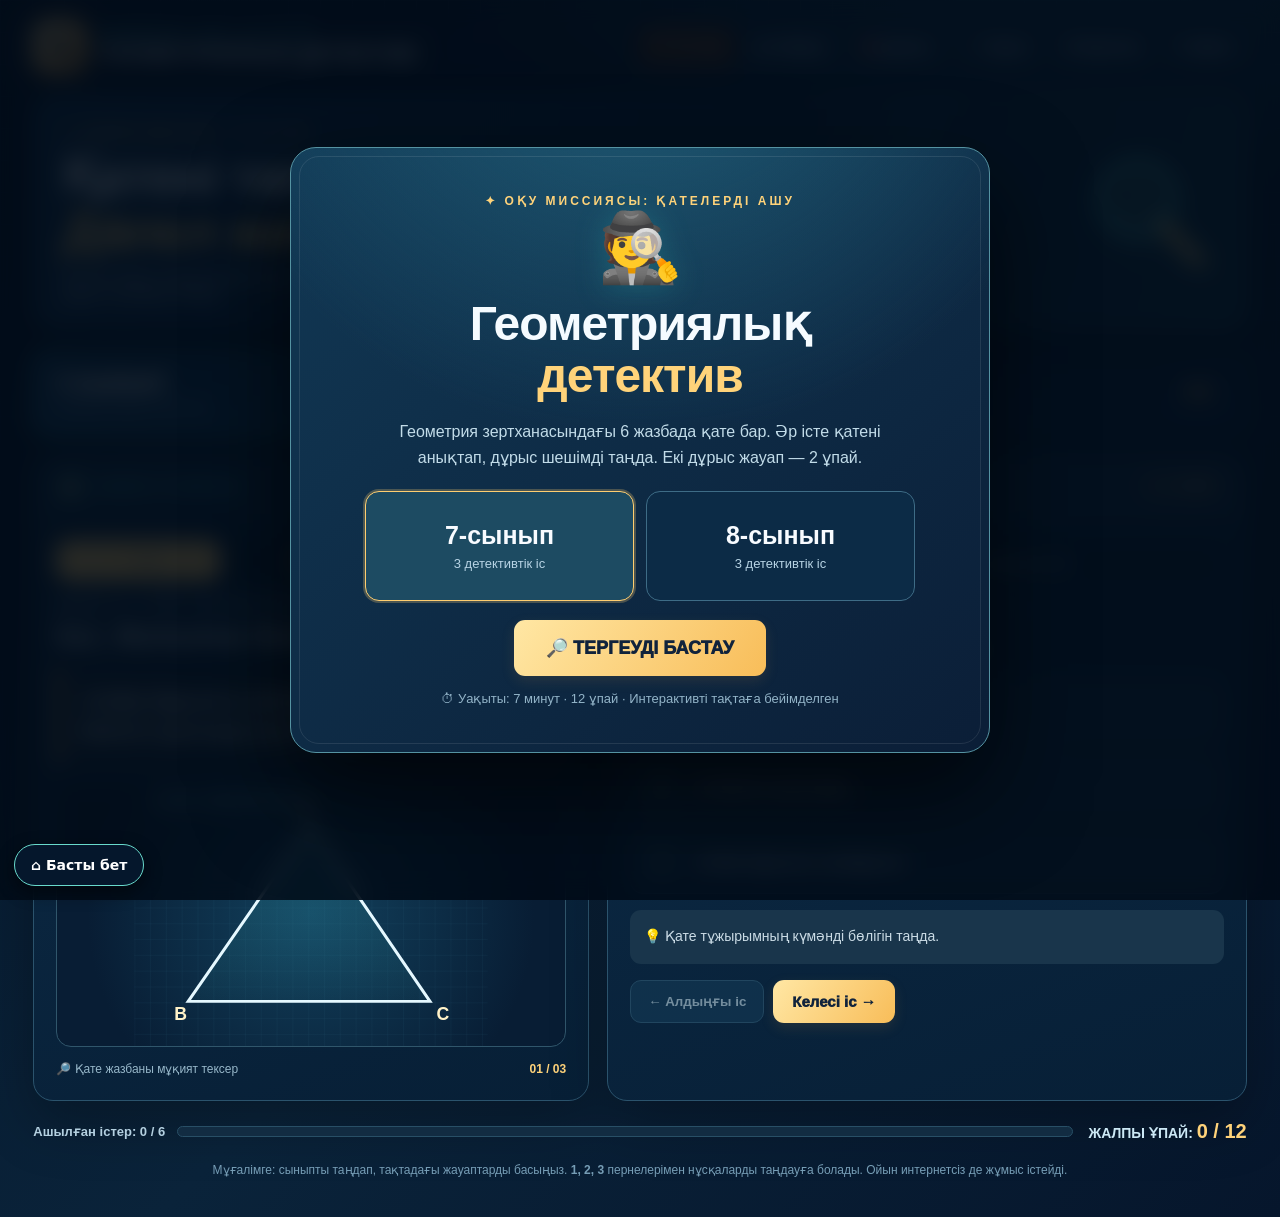
<file: геометрия лабаратория /detektiv/index.html>
<!doctype html>
<html lang="kk">
<head>
  <meta charset="UTF-8" />
  <meta name="viewport" content="width=device-width, initial-scale=1" />
  <meta name="theme-color" content="#061529" />
  <title>Геометриялық детектив | 7–8 сынып</title>
  <style>
    :root{--bg:#061529;--panel:#0b2541;--panel2:#0d2d48;--line:#244965;--gold:#ffd37a;--brightgold:#ffc453;--teal:#55e2dc;--pink:#ff6e89;--mint:#7cebc4;--white:#f5fbff;--muted:#a7bfd4;--red:#ff7790;--shadow:0 22px 55px rgba(0,0,0,.27)}
    *{box-sizing:border-box} html{scroll-behavior:smooth} body{margin:0;min-height:100vh;background:radial-gradient(ellipse 70% 50% at 80% -20%,#174867 0,transparent 75%),linear-gradient(135deg,#041326,#0a233a 55%,#06162c);color:var(--white);font-family:Inter,"Segoe UI",Arial,sans-serif;overflow-x:hidden}
    body:before{content:"";position:fixed;inset:0;pointer-events:none;z-index:-1;background-image:linear-gradient(rgba(83,198,218,.055) 1px,transparent 1px),linear-gradient(90deg,rgba(83,198,218,.055) 1px,transparent 1px);background-size:32px 32px;mask-image:linear-gradient(to bottom,black,transparent 90%)}
    button{font-family:inherit;cursor:pointer}button:focus-visible{outline:3px solid var(--gold);outline-offset:3px}button:disabled{cursor:not-allowed;opacity:.5}
    .app{max-width:1440px;margin:auto;padding:20px clamp(14px,2.6vw,42px) 40px}
    header{display:flex;justify-content:space-between;align-items:center;gap:20px;margin-bottom:20px}
    .brand{display:flex;gap:13px;align-items:center}.brand-icon{display:grid;place-items:center;background:linear-gradient(135deg,#f6d793,#b77b2c);color:#09223e;width:54px;height:54px;border-radius:16px;box-shadow:0 0 38px #edbc633d;flex-shrink:0}.brand-icon svg{width:34px}.brand-text small{display:block;color:var(--teal);font-weight:800;letter-spacing:2.3px;font-size:12px}.brand-text strong{font-size:clamp(16px,1.7vw,24px);letter-spacing:.3px}.toolbar{display:flex;align-items:center;gap:8px;flex-wrap:wrap;justify-content:flex-end}.toolbtn{border:1px solid var(--line);background:#0c2a44;color:#d7edf8;padding:11px 13px;border-radius:12px;font-size:14px;font-weight:700}.toolbtn:hover{background:#174363;border-color:#46a7bd}.timer-pill{border:1px solid #b79351;background:#301f1b;color:var(--gold);padding:11px 13px;border-radius:12px;font-variant-numeric:tabular-nums;white-space:nowrap;font-weight:900;letter-spacing:1.5px}.timer-pill.danger{color:#ffc3c8;border-color:#c95363;animation:blink 1s infinite}
    .hero{position:relative;overflow:hidden;border:1px solid #41617d;border-radius:23px;background:linear-gradient(105deg,#103454 0%,#0c2440 58%,#13394d 100%);box-shadow:var(--shadow);padding:clamp(17px,2.2vw,30px);display:grid;grid-template-columns:1fr auto;gap:10px;min-height:156px}.hero:after{content:"";position:absolute;right:-90px;top:-100px;width:400px;height:400px;border:2px solid #5abbd222;border-radius:50%;box-shadow:0 0 0 60px #5abbd20b,0 0 0 120px #5abbd205;pointer-events:none}.eyebrow{display:inline-flex;align-items:center;gap:8px;color:var(--gold);font-size:12px;font-weight:900;letter-spacing:3px;text-transform:uppercase}.hero h1{font-size:clamp(27px,4vw,52px);line-height:1.07;margin:9px 0 8px;letter-spacing:-1.3px}.hero p{color:#c8deed;margin:0;font-size:clamp(13px,1.15vw,16px);max-width:760px}.hero-mark{width:136px;height:136px;align-self:center;opacity:.86;filter:drop-shadow(0 4px 16px #4fd4ed4f)}
    .class-band{display:flex;align-items:stretch;gap:12px;margin:18px 0;flex-wrap:wrap}.gradebtn{flex:1;min-width:200px;text-align:left;border:1px solid #295571;padding:15px 20px;border-radius:16px;background:#0a2541;color:white;display:flex;align-items:center;justify-content:space-between;gap:15px;transition:.2s}.gradebtn .gname{display:block;font-weight:950;font-size:22px}.gradebtn .gsub{display:block;color:var(--muted);font-size:12px;margin-top:3px}.gradebtn .gscore{display:grid;place-items:center;min-width:55px;height:55px;font-weight:900;font-size:19px;border:1px solid #356683;border-radius:13px;color:var(--gold)}.gradebtn.active{background:linear-gradient(110deg,#15446a,#0b3552);border-color:var(--teal);box-shadow:inset 0 0 0 1px #50c5c554,0 5px 18px #40e5d219}.gradebtn.active .gscore{border-color:var(--gold)}
    .mission-layout{display:grid;grid-template-columns:minmax(320px,.93fr) minmax(390px,1.07fr);gap:18px}.card{border:1px solid #2b536c;background:linear-gradient(160deg,#0d2c48,#071f36);border-radius:20px;box-shadow:var(--shadow);overflow:hidden;min-width:0}.card-header{display:flex;justify-content:space-between;align-items:center;gap:12px;padding:17px 22px;border-bottom:1px solid #224a63;background:#102f4a}.card-label{display:flex;align-items:center;gap:10px;letter-spacing:1.4px;color:var(--teal);font-size:12px;font-weight:900}.card-label .icon-circle{background:#174e66;border:1px solid #3f7a89;width:30px;height:30px;border-radius:9px;display:grid;place-items:center}.status{font-size:11px;letter-spacing:.7px;border-radius:40px;border:1px solid #d49b51;color:var(--gold);padding:7px 10px;font-weight:900;white-space:nowrap}.status.solved{color:#a2ffd4;border-color:#64b18e}
    .evidence-inner{padding:20px 22px 24px}.case-picker{display:flex;gap:8px;margin-bottom:17px}.casebtn{flex:1;padding:12px 7px;background:#0b243b;color:#a7c7d9;border:1px solid #30516b;border-radius:12px;font-size:13px;font-weight:800;transition:.2s}.casebtn.active{color:#0b2130;background:var(--gold);border-color:var(--gold)}.casebtn.complete:not(.active){border-color:#56ba9e;color:#88efce}.case-title{font-size:clamp(23px,2.05vw,29px);font-weight:900;line-height:1.2;margin:9px 0 16px}.small-title{font-size:12px;color:var(--muted);letter-spacing:1px;font-weight:800;text-transform:uppercase}.statement{position:relative;margin:11px 0 16px;padding:18px 20px;background:linear-gradient(120deg,#182e40,#132a3b);border-left:4px solid #f8bc69;border-radius:0 13px 13px 0;line-height:1.55;font-size:clamp(17px,1.5vw,21px);font-weight:800}.statement:before{content:'«';position:absolute;color:#f9c76d38;font-size:75px;right:9px;top:-28px}.evidence-illustration{border:1px solid #30566b;border-radius:15px;background:radial-gradient(circle at center,#12415d 0%,#081d34 78%);overflow:hidden;min-height:216px;display:grid;place-items:center}.evidence-illustration svg{width:100%;height:auto;max-height:265px}.clue-footer{display:flex;align-items:center;justify-content:space-between;gap:10px;margin-top:15px;color:#97b7c9;font-size:12px}.clue-footer strong{color:var(--gold)}
    .quiz-inner{padding:20px 22px 23px;min-height:534px}.steps{display:grid;grid-template-columns:1fr 1fr;gap:10px;margin-bottom:20px}.step{display:flex;align-items:center;gap:9px;padding:11px 10px;background:#082239;border:1px solid #2c5169;border-radius:12px;color:#91b2c6;font-size:12px;font-weight:850}.step .number{display:grid;place-items:center;border-radius:8px;width:27px;height:27px;border:1px solid currentColor;flex-shrink:0}.step.active{background:#0d3c4a;color:var(--teal);border-color:var(--teal)}.step.complete{color:#9fffd5;border-color:#5c9e83}.question-tag{color:#e4b86a;letter-spacing:2px;font-size:12px;font-weight:950;margin-bottom:8px}.question{font-size:clamp(19px,1.8vw,26px);font-weight:900;line-height:1.3;margin:0 0 16px}.options{display:flex;flex-direction:column;gap:10px}.option{display:flex;align-items:center;gap:14px;border:1px solid #315b77;border-radius:13px;background:#102f49;color:#f0f9ff;text-align:left;padding:15px 14px;font-size:clamp(15px,1.15vw,18px);font-weight:750;line-height:1.3;min-height:64px;transition:transform .14s,background .14s,border-color .14s}.option:hover{background:#17445e;border-color:#80bfcd;transform:translateX(3px)}.option-key{display:grid;place-items:center;flex-shrink:0;background:#133e57;border:1px solid #40728b;color:var(--gold);font-weight:900;border-radius:9px;min-width:33px;height:33px}.option.correct{border-color:#73f5c8;background:#0c4b4b}.option.wrong{border-color:#fe7c96;background:#503248;animation:shake .28s}.feedback{min-height:54px;display:flex;align-items:center;gap:10px;padding:12px 14px;border-radius:11px;background:#19354b;color:#cadbe5;margin-top:16px;font-size:14px;line-height:1.35}.feedback.good{background:#10463e;color:#b8ffe2;border:1px solid #44a683}.feedback.bad{background:#442c3f;color:#ffbdca;border:1px solid #8e4760}.feedback svg{flex-shrink:0}.bottom-actions{display:flex;gap:9px;flex-wrap:wrap;margin-top:16px}.primarybtn{color:#10233c;background:linear-gradient(125deg,#ffe7a4,#f8bd59);padding:13px 19px;border:0;border-radius:11px;font-weight:950;font-size:15px;box-shadow:0 5px 14px #cf934321}.primarybtn:hover{filter:brightness(1.07)}.secondarybtn{background:#173f5b;border:1px solid #3a6982;color:#e0f8ff;padding:13px 17px;border-radius:11px;font-weight:850}.secondarybtn:hover{background:#205474}.result{background:linear-gradient(140deg,#164339,#0f2c45);border:1px solid #65c5ab;border-radius:15px;padding:19px;margin-top:16px;animation:pop .45s ease}.result strong{display:block;color:#bfffe0;font-size:19px;margin-bottom:7px}.result p{margin:0;color:#d4eae7;line-height:1.55;font-size:15px}.result .stars{font-size:32px;margin:8px 0;letter-spacing:3px}
    .foot{display:flex;align-items:center;justify-content:space-between;gap:15px;flex-wrap:wrap;margin-top:19px}.progress-wrap{flex:1;min-width:250px;display:flex;align-items:center;gap:12px}.progress-label{color:#b4d0e0;font-size:13px;font-weight:900;white-space:nowrap}.progress-rail{height:11px;flex:1;background:#122c42;border:1px solid #284f66;border-radius:20px;overflow:hidden}.progress-fill{height:100%;background:linear-gradient(90deg,#31b9c2,#86f1b4);width:0;transition:width .45s}.scoreline{font-size:14px;color:#cce8f5;font-weight:900}.scoreline span{color:var(--gold);font-size:20px}.footer-tip{margin:20px 0 0;color:#769db5;font-size:12px;text-align:center}
    .overlay{position:fixed;inset:0;z-index:100;background:#020b17d9;backdrop-filter:blur(11px);display:flex;align-items:center;justify-content:center;padding:20px;overflow-y:auto}.overlay.hidden{display:none}.modal{width:min(700px,100%);border:1px solid #5593a2;border-radius:26px;background:radial-gradient(circle at 50% -30%,#22627c,transparent 55%),linear-gradient(140deg,#113854,#0b1e37);padding:clamp(23px,4vw,46px);box-shadow:0 40px 95px #0009;text-align:center;position:relative}.modal:before{content:"";position:absolute;inset:8px;border:1px solid #ffffff18;pointer-events:none;border-radius:20px}.modal-seal{font-size:68px;filter:drop-shadow(0 3px 15px #3edacf33)}.modal h2{font-size:clamp(30px,4vw,48px);margin:10px 0 16px;letter-spacing:-1px;line-height:1.1}.modal p{color:#c2dce9;line-height:1.6;max-width:520px;margin:0 auto 20px}.modal .mini-label{color:var(--gold);font-size:12px;letter-spacing:3px;font-weight:900}.modal .modal-actions{display:flex;flex-wrap:wrap;align-items:center;justify-content:center;gap:11px;margin-top:19px}.modal .small{color:#93b4c8;font-size:13px;margin-top:15px}.grade-select{display:grid;grid-template-columns:1fr 1fr;gap:12px;margin:21px auto 0;max-width:550px}.select-card{border:1px solid #3e6c86;background:#0c2b46;color:#f8fbff;border-radius:14px;padding:19px 10px;min-height:110px}.select-card strong{display:block;font-size:25px}.select-card span{display:block;margin-top:6px;font-size:13px;color:#b7d3e4}.select-card:hover{border-color:#eebd60;background:#164463}.select-card.chosen{border-color:#ffce70;box-shadow:0 0 0 2px #ffce7040;background:#1d4b62}
    .answer-sheet{max-height:min(62vh,620px);overflow:auto;text-align:left;padding:4px}.answer-row{padding:14px 0;border-bottom:1px solid #ffffff22}.answer-row b{display:block;color:#ffe3a2;margin-bottom:6px}.answer-row p{margin:0;color:#d5e7f0;font-size:14px;line-height:1.5}.teacher-close{position:absolute;top:14px;right:14px;border:1px solid #5c859b;background:#143750;color:#fff;padding:7px 11px;border-radius:10px;font-size:23px}
    .confetti{position:fixed;top:-30px;width:10px;height:14px;z-index:200;pointer-events:none;animation:fall var(--dur) linear forwards;opacity:.9;transform:rotate(var(--rot))}
    @keyframes fall{to{top:110vh;transform:translateX(var(--dx)) rotate(900deg);opacity:0}}@keyframes blink{50%{opacity:.68}}@keyframes shake{25%{transform:translateX(6px)}75%{transform:translateX(-6px)}}@keyframes pop{0%{transform:scale(.92);opacity:0}100%{transform:scale(1);opacity:1}}
    @media(max-width:970px){.mission-layout{grid-template-columns:1fr}.hero-mark{width:100px;height:100px}.quiz-inner{min-height:unset}}@media(max-width:650px){header{align-items:flex-start;flex-direction:column}.toolbar{justify-content:flex-start}.hero{grid-template-columns:1fr}.hero-mark{display:none}.card-header,.evidence-inner,.quiz-inner{padding:16px}.gradebtn{min-width:100%}.grade-select{grid-template-columns:1fr}.modal{padding:25px 18px}.statement{padding:14px}}
    @media(prefers-reduced-motion:reduce){*,*:before,*:after{animation-duration:.01ms!important;transition-duration:.01ms!important}}
    @media print{body{color:#000;background:#fff}.app{padding:10px}.toolbar,.overlay,.bottom-actions,.footer-tip{display:none!important}.card,.hero{box-shadow:none;background:white;color:black;border-color:#888}.mission-layout{display:block}}
  </style>
</head>
<body>
<div class="app" id="app">
  <header>
    <div class="brand"><span class="brand-icon" aria-hidden="true"><svg viewBox="0 0 36 36" fill="none"><circle cx="15" cy="15" r="9" stroke="#102940" stroke-width="4"/><path d="m21.5 22 9 9" stroke="#102940" stroke-width="5" stroke-linecap="round"/><path d="m12 17 3-5 4 6Z" fill="#102940"/></svg></span><div class="brand-text"><small>GEOMETRY LAB // № 07–08</small><strong>ГЕОМЕТРИЯЛЫҚ ДЕТЕКТИВ</strong></div></div>
    <div class="toolbar"><span class="timer-pill" id="clock" aria-label="Ойын уақыты">⏱ 07:00</span><button class="toolbtn" id="timerBtn" title="Таймерді қосу не тоқтату">▶ Таймер</button><button class="toolbtn" id="soundBtn" title="Дыбысты қосу">🔇 Дыбыс</button><button class="toolbtn" id="fullBtn" title="Толық экран">⛶ Экран</button><button class="toolbtn" id="teacherBtn" title="Жауап кілті">⚙ Мұғалім</button><button class="toolbtn" id="resetBtn" title="Барлығын қайта бастау">↻ Қайта</button></div>
  </header>
  <section class="hero">
    <div><div class="eyebrow">✦ ҚҰПИЯ МИССИЯ • ІС № 007</div><h1>Қатені тап.<br/><span style="color:var(--gold)">Дәлел жина. Істі аш!</span></h1><p>Белгісіз біреу геометриялық қорытындыларды бұрмалаған. Екі сыныптың жас детективтері 6 істі тексеріп, дұрыс шешімді табады.</p></div>
    <svg class="hero-mark" aria-hidden="true" viewBox="0 0 160 160" fill="none"><circle cx="65" cy="65" r="43" stroke="#55e2dc" stroke-width="7"/><circle cx="65" cy="65" r="29" stroke="#ffd37a" stroke-width="2" stroke-dasharray="7 8"/><path d="m95 95 44 44" stroke="#ffd37a" stroke-width="13" stroke-linecap="round"/><path d="M45 82 64 42l27 43H45Z" stroke="#55e2dc" stroke-width="3"/><path d="M64 42v43" stroke="#ffd37a" stroke-width="2" stroke-dasharray="4 4"/></svg>
  </section>
  <div class="class-band"><button id="grade7" class="gradebtn active" aria-pressed="true"><span><span class="gname">7-СЫНЫП</span><span class="gsub">Үшбұрыштардың биіктіктері</span></span><span class="gscore" id="grade7Score">0/6</span></button><button id="grade8" class="gradebtn" aria-pressed="false"><span><span class="gname">8-СЫНЫП</span><span class="gsub">Пифагор және биіктік қасиеттері</span></span><span class="gscore" id="grade8Score">0/6</span></button></div>
  <main class="mission-layout">
    <section class="card">
      <div class="card-header"><div class="card-label"><span class="icon-circle">📁</span> ҚҰПИЯ ІС ПАПКАСЫ</div><span class="status" id="statusBadge">ТЕРГЕУ ЖҮРУДЕ</span></div>
      <div class="evidence-inner">
        <div class="case-picker" id="casePicker" aria-label="Істерді таңдау"></div>
        <div class="small-title" id="evidenceLabel">ДӘЛЕЛ №1 • БҰРМАЛАНҒАН ЖАЗБА</div>
        <h2 class="case-title" id="caseTitle">Құпия іс</h2>
        <div class="statement" id="statement"></div>
        <div class="evidence-illustration" id="diagram" aria-label="Геометриялық сызба"></div>
        <div class="clue-footer"><span>🔎 Қате жазбаны мұқият тексер</span><strong id="caseCountLabel">01 / 03</strong></div>
      </div>
    </section>
    <section class="card">
      <div class="card-header"><div class="card-label"><span class="icon-circle">🔍</span> ТЕРГЕУ ПУЛЬТІ</div><span class="status" id="casePoints">0 / 2 ҰПАЙ</span></div>
      <div class="quiz-inner">
        <div class="steps"><div class="step active" id="step1"><span class="number">1</span><span>ҚАТЕНІ АНЫҚТА</span></div><div class="step" id="step2"><span class="number">2</span><span>ДҰРЫСЫН ТАП</span></div></div>
        <div class="question-tag" id="questionTag">1-КЕЗЕҢ // КҮМӘНДІ ДӘЛЕЛ</div>
        <h3 class="question" id="question"></h3>
        <div class="options" id="options"></div>
        <div class="feedback" id="feedback" role="status" aria-live="polite">💡 Күмәнді жазбадан математикалық қатені ізде.</div>
        <div id="solvedResult"></div>
        <div class="bottom-actions" id="actions"><button class="secondarybtn" id="prevBtn">← Алдыңғы іс</button><button class="primarybtn" id="nextBtn">Келесі іс →</button></div>
      </div>
    </section>
  </main>
  <div class="foot"><div class="progress-wrap"><div class="progress-label" id="progressLabel">Дәлелдер: 0 / 6</div><div class="progress-rail"><div class="progress-fill" id="progressFill"></div></div></div><div class="scoreline">ЖАЛПЫ ҰПАЙ: <span id="totalPoints">0 / 12</span></div></div>
  <p class="footer-tip">Мұғалімге: сыныпты таңдап, тақтадағы жауаптарды басыңыз. <b>1, 2, 3</b> пернелерімен нұсқаларды таңдауға болады. Ойын интернетсіз де жұмыс істейді.</p>
</div>
<div class="overlay" id="startOverlay" role="dialog" aria-modal="true" aria-labelledby="startTitle">
  <div class="modal"><div class="mini-label">✦ ОҚУ МИССИЯСЫ: ҚАТЕЛЕРДІ АШУ</div><div class="modal-seal">🕵️</div><h2 id="startTitle">Геометриялық<br/><span style="color:var(--gold)">детектив</span></h2><p>Геометрия зертханасындағы 6 жазбада қате бар. Әр істе қатені анықтап, дұрыс шешімді таңда. Екі дұрыс жауап — 2 ұпай.</p><div class="grade-select"><button class="select-card chosen" id="start7"><strong>7-сынып</strong><span>3 детективтік іс</span></button><button class="select-card" id="start8"><strong>8-сынып</strong><span>3 детективтік іс</span></button></div><div class="modal-actions"><button class="primarybtn" id="startBtn" style="padding:17px 32px;font-size:18px">🔎 ТЕРГЕУДІ БАСТАУ</button></div><div class="small">⏱ Уақыты: 7 минут · 12 ұпай · Интерактивті тақтаға бейімделген</div></div>
</div>
<div class="overlay hidden" id="teacherOverlay" role="dialog" aria-modal="true" aria-labelledby="teacherTitle"><div class="modal" style="width:min(850px,100%);text-align:left"><button class="teacher-close" id="teacherClose" aria-label="Жабу">×</button><div class="mini-label">МҰҒАЛІМГЕ АРНАЛҒАН</div><h2 id="teacherTitle" style="font-size:30px">Дұрыс жауаптар мен түсіндірме</h2><div class="answer-sheet" id="answerSheet"></div></div></div>
<script>
(()=>{
'use strict';
const cases={
  7:[
    {title:'Жоғалған биіктік',label:'Сүйір бұрышты үшбұрыш',statement:'«Сүйір бұрышты үшбұрышта 2 биіктік ішінде, 1 биіктік сыртында орналасады».',question1:'Қатенің қай бөлікте екенін тап.',options1:['«2 биіктік ішінде»','«1 биіктік сыртында»','«Сүйір бұрышты үшбұрыш»'],correct1:1,question2:'Биіктіктердің дұрыс орналасуы қандай?',options2:['3 биіктік те ішінде','1 биіктік ішінде, 2 биіктік сыртында','2 биіктік қабырғаларымен беттеседі'],correct2:0,explain:'Сүйір бұрышты үшбұрыштың барлық 3 биіктігі оның ішінде орналасады.',shape:'acute'},
    {title:'Шатасқан қабырғалар',label:'Тікбұрышты үшбұрыш',statement:'«Тікбұрышты үшбұрыштың барлық 3 биіктігі де оның ішінде орналасады».',question1:'Жазбадағы қате қай тұста?',options1:['«Тікбұрышты үшбұрыш»','«3 биіктігі»','«Барлығы ішінде орналасады»'],correct1:2,question2:'Тікбұрышты үшбұрыштың биіктіктері қалай орналасады?',options2:['Үшеуі де сыртында','2 биіктік катеттермен беттеседі, 1 биіктік ішінде','Үшеуі де ішінде'],correct2:1,explain:'Тікбұрышты үшбұрышта екі катет биіктік қызметін атқарады, ал тік бұрыштың төбесінен гипотенузаға түсірілген үшінші биіктік ішінде орналасады.',shape:'right'},
    {title:'Қате қорытынды',label:'Доғал бұрышты үшбұрыш',statement:'«Доғал бұрышты үшбұрыштың 3 биіктігі де оның ішінде орналасады».',question1:'Қай тіркес қате?',options1:['«Доғал бұрышты»','«3 биіктігі»','«Үшеуі де ішінде»'],correct1:2,question2:'Доғал бұрышты үшбұрышта биіктіктер қалай орналасады?',options2:['3 биіктік ішінде','1 биіктік ішінде, 2 биіктік сыртында','2 биіктік катеттерге сәйкес келеді'],correct2:1,explain:'Доғал бұрыштың төбесінен жүргізілген бір биіктік ішінде жатады, ал қалған екі биіктік қабырғалардың созындыларына түседі.',shape:'obtuse'}
  ],
  8:[
    {title:'Жоғалған сан',label:'Пифагор теоремасы',statement:'∠C=90°, AC=6 см, BC=8 см. Оқушы AB=6+8=14 см деп есептеген.',question1:'Оқушы қандай қателік жіберген?',options1:['Катеттерді жай қосқан','Гипотенузаны квадраттаған','Тік бұрышты 180° деп алған'],correct1:0,question2:'AB гипотенузасының дұрыс ұзындығы қандай?',options2:['14 см','48 см','10 см'],correct2:2,explain:'Пифагор теоремасы: AB²=AC²+BC²=6²+8²=100, сондықтан AB=10 см.',shape:'pyth'},
    {title:'Құпия биіктік',label:'Гипотенузаға түсірілген биіктік',statement:'AH=9 см, HB=16 см, CH⊥AB. Оқушы CH=AH+HB=25 см деп тапқан.',question1:'Қандай шаманы биіктікпен шатастырған?',options1:['Катеттердің қосындысын','Гипотенузаның толық ұзындығын','Үшбұрыштың периметрін'],correct1:1,question2:'CH биіктігінің дұрыс ұзындығы қандай?',options2:['25 см','12 см','7 см'],correct2:1,explain:'Гипотенузаға түсірілген биіктіктің қасиеті: CH²=AH·HB=9·16=144, демек CH=12 см.',shape:'altitude'},
    {title:'Жалған дәлел',label:'Катет пен проекция',statement:'AH=9 см, HB=16 см. Оқушы AC=√(AH·HB)=12 см деп жазған.',question1:'Оқушы қай формуланы катетке қате қолданған?',options1:['Биіктіктің CH²=AH·HB формуласын','AC²=AH·AB катет формуласын','AB=AH+HB қосындысын'],correct1:0,question2:'AC катетінің дұрыс ұзындығы қандай?',options2:['12 см','15 см','25 см'],correct2:1,explain:'AB=AH+HB=25 см. AC²=AH·AB=9·25=225, сондықтан AC=15 см. √(AH·HB) — CH биіктігінің формуласы.',shape:'projection'}
  ]
};
const $=id=>document.getElementById(id);
const KEY='geometry_detective_v2';
const fresh=()=>({7:[{phase:1,done:false,wrong:0},{phase:1,done:false,wrong:0},{phase:1,done:false,wrong:0}],8:[{phase:1,done:false,wrong:0},{phase:1,done:false,wrong:0},{phase:1,done:false,wrong:0}]});
let progress=fresh(),grade=7,caseIdx=0,openGrade=7,sound=false,remaining=420,interval=null,timerRunning=false,feedbackState=null;
try{const saved=JSON.parse(localStorage.getItem(KEY)||'null');if(saved?.progress?.[7]?.length===3&&saved?.progress?.[8]?.length===3){progress=saved.progress;grade=[7,8].includes(saved.grade)?saved.grade:7;caseIdx=Math.max(0,Math.min(2,saved.caseIdx||0));remaining=Number.isFinite(saved.remaining)?Math.min(420,Math.max(0,saved.remaining)):420;}}catch(e){}
function persist(){try{localStorage.setItem(KEY,JSON.stringify({progress,grade,caseIdx,remaining}));}catch(e){}}
function count(g){return progress[g].reduce((n,c)=>n+(c.phase>=2?1:0)+(c.done?1:0),0)}
function elapsedFmt(s){return `${String(Math.floor(s/60)).padStart(2,'0')}:${String(s%60).padStart(2,'0')}`}
function updateClock(){ $('clock').textContent='⏱ '+elapsedFmt(remaining);$('clock').classList.toggle('danger',remaining<=30);$('timerBtn').textContent=timerRunning?'Ⅱ Үзіліс':'▶ Таймер';}
function stopTimer(){if(interval)clearInterval(interval);interval=null;timerRunning=false;updateClock();}
function tick(){if(!timerRunning)return;remaining=Math.max(0,remaining-1);updateClock();if(!remaining){stopTimer();showFeedback('bad','⏰ Уақыт аяқталды. Қалған істерді де орындауға болады.');sfx('bad')}if(remaining%5===0)persist();}
function startTimer(){if(timerRunning){stopTimer();return}if(remaining===0)remaining=420;timerRunning=true;interval=setInterval(tick,1000);updateClock()}
function sfx(kind){if(!sound)return;try{const AC=window.AudioContext||window.webkitAudioContext;const ctx=window._gameAudio||(window._gameAudio=new AC());const o=ctx.createOscillator(),g=ctx.createGain();o.type='sine';o.frequency.setValueAtTime(kind==='bad'?200:kind==='win'?520:400,ctx.currentTime);if(kind==='win')o.frequency.exponentialRampToValueAtTime(840,ctx.currentTime+.2);g.gain.setValueAtTime(.0001,ctx.currentTime);g.gain.exponentialRampToValueAtTime(.08,ctx.currentTime+.025);g.gain.exponentialRampToValueAtTime(.0001,ctx.currentTime+.23);o.connect(g);g.connect(ctx.destination);o.start();o.stop(ctx.currentTime+.24);}catch(e){}}
function confetti(){const colors=['#ffd37a','#55e2dc','#f27c92','#a5f3cb','#f7f9ff'];for(let i=0;i<43;i++){let el=document.createElement('i');el.className='confetti';el.style.left=Math.random()*100+'vw';el.style.background=colors[i%colors.length];el.style.setProperty('--dur',2+Math.random()*2+'s');el.style.setProperty('--dx',(Math.random()*270-135)+'px');el.style.setProperty('--rot',Math.random()*360+'deg');document.body.appendChild(el);setTimeout(()=>el.remove(),4500)}}
function foot(p,q,r){const vx=r[0]-q[0],vy=r[1]-q[1],t=((p[0]-q[0])*vx+(p[1]-q[1])*vy)/(vx*vx+vy*vy);return [q[0]+vx*t,q[1]+vy*t]}
function segment(p,q,color='#55e2dc',dash='6 5',width=3){return `<line x1="${p[0]}" y1="${p[1]}" x2="${q[0]}" y2="${q[1]}" stroke="${color}" stroke-width="${width}" stroke-linecap="round" ${dash?`stroke-dasharray="${dash}"`:''}/>`}
function svgCase(item,reveal){let c=`<defs><pattern id="gridSmall" width="17" height="17" patternUnits="userSpaceOnUse"><path d="M17 0H0V17" fill="none" stroke="#307087" stroke-width=".6" opacity=".28"/></pattern><linearGradient id="triFill" x2="0" y2="1"><stop stop-color="#2c93a5" stop-opacity=".25"/><stop offset="1" stop-color="#46d3d5" stop-opacity=".04"/></linearGradient></defs><rect width="380" height="285" fill="url(#gridSmall)"/>`;
const text=(x,y,s,color='#ecf5ff',size=17)=>`<text x="${x}" y="${y}" fill="${color}" font-family="Segoe UI,Arial" font-weight="800" font-size="${size}">${s}</text>`;
if(['acute','right','obtuse'].includes(item.shape)){
 const pts={acute:{A:[189,48],B:[58,237],C:[318,237]},right:{A:[70,48],B:[321,237],C:[70,237]},obtuse:{A:[112,168],B:[70,239],C:[337,239]}}[item.shape];
 const A=pts.A,B=pts.B,C=pts.C;
 c+=`<polygon points="${[A,B,C].map(p=>p.join(',')).join(' ')}" stroke="#e5f8ff" stroke-width="3.2" fill="url(#triFill)"/>`;
 if(item.shape==='right')c+=`<path d="M70 222h15v15" stroke="#ffd37a" stroke-width="2.5" fill="none"/>`;
 if(reveal){let v=[['A','B','C','#ffd37a'],['B','A','C','#55e2dc'],['C','A','B','#ff809a']];for(let [p,q,r,color] of v){let f=foot(pts[p],pts[q],pts[r]);c+=segment(pts[p],f,color,'5 5',3);c+=`<circle cx="${f[0]}" cy="${f[1]}" r="3.3" fill="${color}"/>`} if(item.shape==='obtuse'){c+=segment(A,foot(B,A,C),'#83a4b4','3 5',1.5)+segment(A,foot(C,A,B),'#83a4b4','3 5',1.5)}}
 const labels=item.shape==='obtuse'?{A:[98,154],B:[51,257],C:[344,256]}: {A:[179,35],B:[43,257],C:[325,257]};
 if(item.shape==='right'){labels.A=[56,38];labels.B=[324,250];labels.C=[46,255]}
 for(let n of ['A','B','C'])c+=text(...labels[n],n,'#fff2c8',19);
 c+=text(20,25,reveal?'Биіктіктердің дұрыс сызбасы':'СЫЗБА // ДӘЛЕЛДІ ТЕКСЕР','#8ae4e0',12);
 }else if(item.shape==='pyth'){
 c+=`<polygon points="70,55 70,230 305,230" fill="url(#triFill)" stroke="#e9f8ff" stroke-width="3.2"/><path d="M70 214h16v16" stroke="#ffd37a" stroke-width="3" fill="none"/>`;c+=text(58,44,'A')+text(306,248,'B')+text(50,253,'C')+text(26,148,'6 см','#ffd37a')+text(174,251,'8 см','#ffd37a')+text(194,117,reveal?'10 см':'AB = ?',reveal?'#7cebc4':'#ff829d',20);
 }else{
 c+=`<polygon points="45,248 144,116 320,248" stroke="#e9f8ff" stroke-width="3.2" fill="url(#triFill)"/><path d="M144 248V116" stroke="#ffd37a" stroke-width="3" stroke-dasharray="7 5"/><path d="M144 233h15v15" stroke="#ffd37a" stroke-width="2.6" fill="none"/><path d="M133 124l12 14 12-14" stroke="#9deae0" stroke-width="2" fill="none"/>`;c+=text(32,267,'A')+text(326,267,'B')+text(138,104,'C')+text(138,268,'H')+text(80,241,'9 см','#ffd37a',15)+text(226,241,'16 см','#ffd37a',15)+text(160,188,reveal?'12 см':'CH = ?',reveal?'#7cebc4':'#ff829d',17);if(item.shape==='projection')c+=text(39,158,reveal?'AC=15':'AC=?',reveal?'#7cebc4':'#ff829d',16);
 }
 return `<svg role="img" aria-label="${item.label}" viewBox="0 0 380 285" xmlns="http://www.w3.org/2000/svg">${c}</svg>`;
}
function optionButton(text,i){let btn=document.createElement('button');btn.className='option';btn.type='button';btn.innerHTML=`<span class="option-key">${i+1}</span><span></span>`;btn.lastChild.textContent=text;btn.addEventListener('click',()=>choose(i,btn));return btn}
function showFeedback(kind,message){let el=$('feedback');el.className='feedback'+(kind?' '+kind:'');el.textContent=message}
function render(){const entry=cases[grade][caseIdx],st=progress[grade][caseIdx],reveal=st.done;
 $('grade7').classList.toggle('active',grade===7);$('grade8').classList.toggle('active',grade===8);$('grade7').setAttribute('aria-pressed',String(grade===7));$('grade8').setAttribute('aria-pressed',String(grade===8));$('grade7Score').textContent=count(7)+'/6';$('grade8Score').textContent=count(8)+'/6';
 $('casePicker').innerHTML='';for(let i=0;i<3;i++){let btn=document.createElement('button');btn.className='casebtn'+(i===caseIdx?' active':'')+(progress[grade][i].done?' complete':'');btn.textContent=`${progress[grade][i].done?'✓':'📂'} Іс ${i+1}`;btn.addEventListener('click',()=>navigate(grade,i));$('casePicker').appendChild(btn)}
 $('evidenceLabel').textContent=`ДӘЛЕЛ №${caseIdx+1} • ${entry.label.toUpperCase()}`;$('caseTitle').textContent=`№${caseIdx+1}. ${entry.title}`;$('statement').textContent=entry.statement;$('diagram').innerHTML=svgCase(entry,reveal);$('caseCountLabel').textContent=`0${caseIdx+1} / 03`;
 $('statusBadge').textContent=st.done?'ІС АШЫЛДЫ':'ТЕРГЕУ ЖҮРУДЕ';$('statusBadge').classList.toggle('solved',st.done);$('casePoints').textContent=((st.phase>=2?1:0)+(st.done?1:0))+' / 2 ҰПАЙ';
 $('step1').className='step'+(st.phase>=2?' complete':' active');$('step2').className='step'+(st.phase===2&&!st.done?' active':st.done?' complete':'');
 $('questionTag').textContent=st.done?'ҚҰПИЯ АШЫЛДЫ // ІС ЖАБЫЛДЫ':st.phase===1?'1-КЕЗЕҢ // ҚАТЕНІ АНЫҚТА':'2-КЕЗЕҢ // ДҰРЫСЫН ТАП';
 $('question').textContent=st.done?'Математикалық шындық анықталды!':st.phase===1?entry.question1:entry.question2;
 const options=st.phase===1?entry.options1:entry.options2;$('options').innerHTML='';if(!st.done){options.forEach((o,i)=>$('options').appendChild(optionButton(o,i)))}
 $('solvedResult').innerHTML='';if(st.done){$('solvedResult').innerHTML=`<div class="result"><div style="color:#ffe29d;font-size:12px;font-weight:950;letter-spacing:2px">✦ ДӘЛЕЛ РАСТАЛДЫ</div><strong>✅ Іс сәтті ашылды!</strong><div class="stars">★ ★</div><p></p></div>`;$('solvedResult').querySelector('p').textContent=entry.explain;showFeedback('good','Бұл іс бойынша 2 ұпай жиналды. Келесі іске өтіңіз.')}else{showFeedback('',st.phase===1?'💡 Қате тұжырымның күмәнді бөлігін таңда.':'✅ Қате табылды! Енді оның дұрыс шешімін таңда.')}
 $('prevBtn').disabled=caseIdx===0;$('nextBtn').textContent=caseIdx===2?'🏁 Қорытынды':'Келесі іс →';$('nextBtn').onclick=()=>{if(caseIdx<2)navigate(grade,caseIdx+1);else showFinish()};
 let n=progress[7].filter(c=>c.done).length+progress[8].filter(c=>c.done).length;$('progressLabel').textContent=`Ашылған істер: ${n} / 6`;$('progressFill').style.width=n/6*100+'%';$('totalPoints').textContent=(count(7)+count(8))+' / 12';
 updateClock();persist();
}
function choose(i,btn){let entry=cases[grade][caseIdx],st=progress[grade][caseIdx];if(st.done)return;let correct=st.phase===1?entry.correct1:entry.correct2;if(i!==correct){st.wrong++;btn.classList.add('wrong');showFeedback('bad','❌ Бұл дәлел сәйкес келмейді. Қатені қайта зерттеп көр!');sfx('bad');setTimeout(()=>btn.classList.remove('wrong'),500);persist();return}
 btn.classList.add('correct');sfx('good');if(st.phase===1){st.phase=2;setTimeout(()=>{render();showFeedback('good','✅ Бірінші дәлел табылды! Дұрыс жауапты анықта.')},520)}else{st.phase=3;st.done=true;setTimeout(()=>{render();confetti();sfx('win');if(progress[7].every(c=>c.done)&&progress[8].every(c=>c.done))setTimeout(()=>showFinish(),1000)},570)}persist();}
function navigate(g,i){grade=g;caseIdx=i;render();}
function showFinish(){let a=count(7),b=count(8),c=progress[7].filter(x=>x.done).length+progress[8].filter(x=>x.done).length;stopTimer();let completed=c===6;const message=completed?'Барлық 6 іс ашылды! Геометриялық құпия толық шешілді.':'Детективтік есеп: қазіргі нәтижелер сақталды. Ашылмаған істерге қайтып оралуға болады.';const overlay=document.createElement('div');overlay.className='overlay';overlay.id='finishOverlay';overlay.innerHTML=`<div class="modal"><div class="mini-label">✦ ТЕРГЕУ ЕСЕБІ</div><div class="modal-seal">🏆</div><h2>${completed?'Миссия орындалды!':'Тергеу нәтижесі'}</h2><p>${message}</p><div style="display:flex;gap:12px;justify-content:center;flex-wrap:wrap;margin:20px 0"><div class="select-card" style="min-width:175px;cursor:default"><strong>${a} / 6</strong><span>7-сынып</span></div><div class="select-card" style="min-width:175px;cursor:default"><strong>${b} / 6</strong><span>8-сынып</span></div></div><div class="modal-actions"><button class="primarybtn" id="finishClose">↶ Ойынға оралу</button><button class="secondarybtn" id="finishReset">↻ Қайта бастау</button></div></div>`;document.body.appendChild(overlay);$('finishClose').onclick=()=>overlay.remove();$('finishReset').onclick=()=>resetGame();if(completed){confetti();sfx('win')}}
function resetGame(){if(!confirm('Барлық 6 іс пен ұпайларды өшіріп, ойынды қайта бастайсыз ба?'))return;progress=fresh();grade=7;caseIdx=0;remaining=420;stopTimer();document.querySelectorAll('#finishOverlay').forEach(e=>e.remove());$('startOverlay').classList.remove('hidden');persist();render()}
function teacherOpen(){let html='';for(let g of [7,8]){html+=`<h3 style="color:#7de5d8">${g}-сынып</h3>`;cases[g].forEach((c,i)=>{html+=`<div class="answer-row"><b>Іс ${i+1} — ${c.title}</b><p>1) ${c.options1[c.correct1]}<br>2) ${c.options2[c.correct2]}<br><em>${c.explain}</em></p></div>`})}$('answerSheet').innerHTML=html;$('teacherOverlay').classList.remove('hidden')}
$('grade7').onclick=()=>navigate(7,Math.min(2,caseIdx));$('grade8').onclick=()=>navigate(8,Math.min(2,caseIdx));$('prevBtn').onclick=()=>{if(caseIdx>0)navigate(grade,caseIdx-1)};$('timerBtn').onclick=startTimer;$('soundBtn').onclick=()=>{sound=!sound;$('soundBtn').textContent=sound?'🔊 Дыбыс':'🔇 Дыбыс';if(sound)sfx('good')};$('fullBtn').onclick=()=>{if(!document.fullscreenElement){document.documentElement.requestFullscreen?.().catch(()=>{})}else document.exitFullscreen?.()};$('resetBtn').onclick=resetGame;$('teacherBtn').onclick=teacherOpen;$('teacherClose').onclick=()=>$('teacherOverlay').classList.add('hidden');$('teacherOverlay').addEventListener('click',e=>{if(e.target===$('teacherOverlay'))$('teacherOverlay').classList.add('hidden')});
$('start7').onclick=()=>{openGrade=7;$('start7').classList.add('chosen');$('start8').classList.remove('chosen')};$('start8').onclick=()=>{openGrade=8;$('start8').classList.add('chosen');$('start7').classList.remove('chosen')};$('startBtn').onclick=()=>{$('startOverlay').classList.add('hidden');navigate(openGrade,0);if(!timerRunning)startTimer()};
document.addEventListener('keydown',e=>{if(['INPUT','TEXTAREA'].includes(e.target.tagName))return;if(e.key==='Escape'){$('teacherOverlay').classList.add('hidden');document.querySelectorAll('#finishOverlay').forEach(x=>x.remove())}if(!$('startOverlay').classList.contains('hidden')||!$('teacherOverlay').classList.contains('hidden')||document.querySelector('#finishOverlay'))return;let n=+e.key;if(n>=1&&n<=3){let b=$('options').children[n-1];if(b&&!progress[grade][caseIdx].done)b.click()}});
render();
})();
</script>
<a href="../index.html" aria-label="Басты бетке оралу" style="position:fixed;bottom:14px;left:14px;z-index:9999;background:#06192fe8;border:1px solid #68dacc;border-radius:999px;color:#fff;text-decoration:none;font:700 14px system-ui,sans-serif;padding:12px 16px;box-shadow:0 6px 18px #0007;">⌂ Басты бет</a>
</body>
</html>
</file>
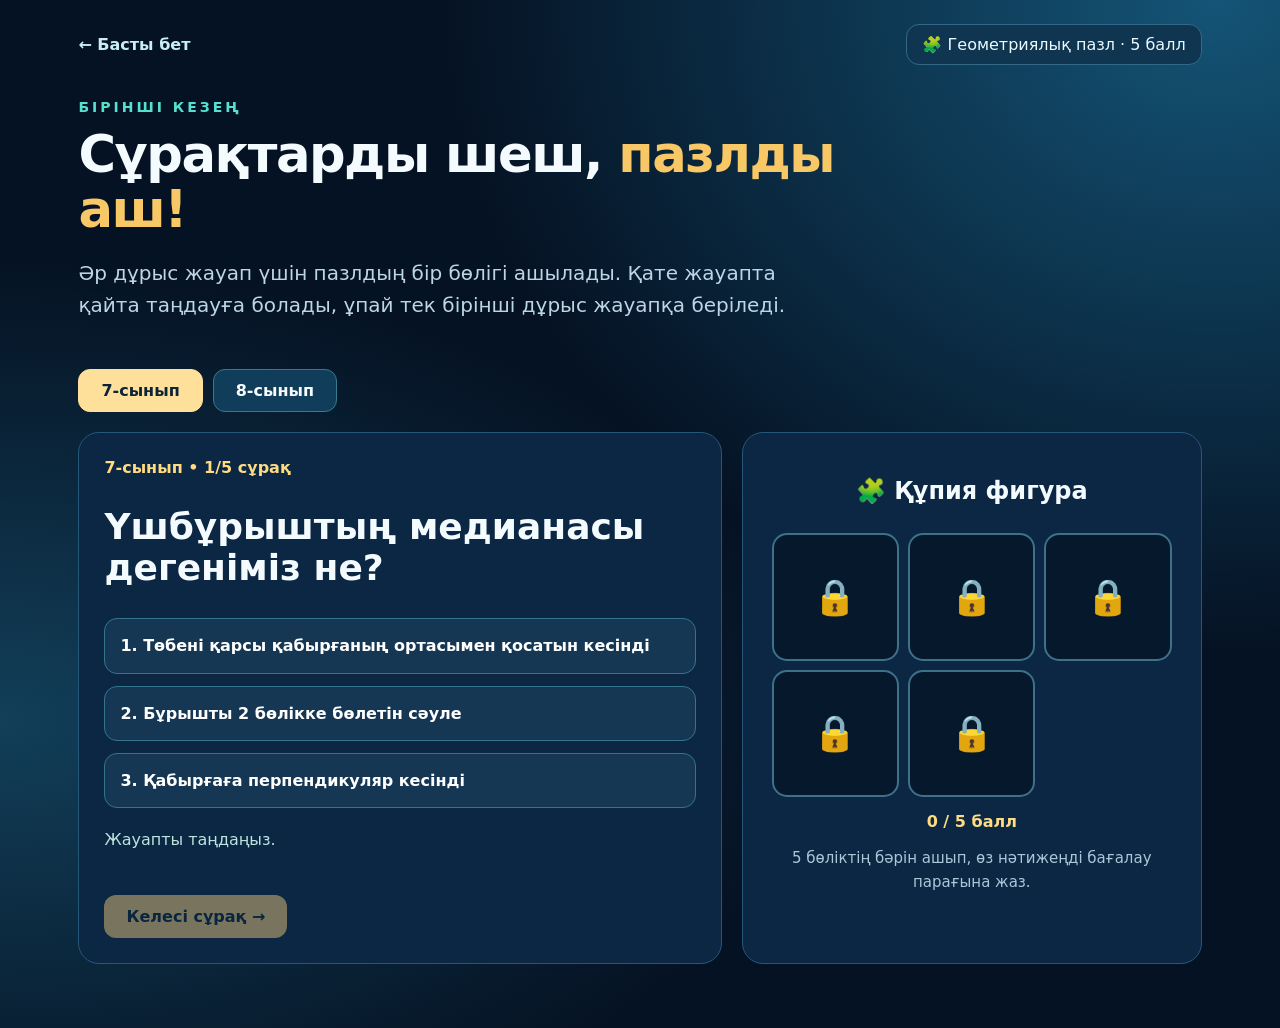
<file: геометрия лабаратория /pazl/index.html>
<!doctype html><html lang="kk"><head><meta charset="utf-8"><meta name="viewport" content="width=device-width,initial-scale=1"><title>Геометриялық пазл | Geometria LAB</title><link rel="stylesheet" href="../assets/style.css"><style>.headrow{display:flex;align-items:center;justify-content:space-between;gap:12px;flex-wrap:wrap}.pill{padding:10px 15px;border-radius:13px;border:1px solid #336986;color:#ebfaff;background:#0f3551}.tabs{display:flex;gap:10px;flex-wrap:wrap;margin:20px 0}.tabs button{padding:11px 22px;border-radius:12px;background:#103d59;border:1px solid #367a91;color:#f6fcff;font-weight:800}.tabs button.active{background:#ffe09b;color:#0d2338;border-color:#ffe09b}.work{display:grid;grid-template-columns:minmax(0,1.4fr) minmax(230px,1fr);gap:20px}.qpanel,.puzzlePanel{background:#0b2744;border:1px solid #255878;border-radius:21px;padding:25px}.qpanel h2{font-size:clamp(24px,3vw,36px)}.opts{display:grid;gap:12px;margin:22px 0}.opt{color:#fff;background:#153753;border:1px solid #35748d;padding:15px;text-align:left;border-radius:13px;line-height:1.45;font-weight:650}.opt:hover{border-color:#ffcf79}.opt.good{background:#0c574a;border-color:#7df4cf}.opt.bad{background:#622a43;border-color:#ff8196}.opt:disabled{cursor:default}.msg{font-size:16px;min-height:65px;color:#c0e4dd}.pieces{display:grid;grid-template-columns:repeat(3,1fr);gap:9px;max-width:400px;margin:28px auto 15px}.piece{aspect-ratio:1;display:grid;place-items:center;border:2px solid #3e7088;border-radius:15px;background:#06192c;color:#5e7d8c;font-size:35px;transition:all .3s}.piece.on{background:linear-gradient(135deg,#286fa0,#0ac1b3);border-color:#ffd783;color:#fff;box-shadow:0 6px 23px #37ddcd44}.piece:last-child{grid-column:2}.help{color:#abc7d9;line-height:1.6;font-size:15px}.counter{font-weight:800;color:#ffdb81}.next{padding:12px 22px;border:0;border-radius:12px;background:#ffd27e;color:#0a253b;font-weight:900}.next:disabled{opacity:.45}.home{color:#c8eff5;text-decoration:none;font-weight:800}.done{display:none;padding:22px;text-align:center;border:1px solid #5b8f89;border-radius:14px;background:#0e4b49}.done.show{display:block}@media(max-width:780px){.work{grid-template-columns:1fr}.qpanel,.puzzlePanel{padding:18px}}</style></head><body><main class="shell"><header class="headrow"><a class="home" href="../index.html">← Басты бет</a><span class="pill">🧩 Геометриялық пазл · 5 балл</span></header><section class="hero" style="padding:34px 0 8px"><div class="eyebrow">Бірінші кезең</div><h1 style="font-size:clamp(32px,4vw,54px)">Сұрақтарды шеш, <span class="gold">пазлды аш!</span></h1><p>Әр дұрыс жауап үшін пазлдың бір бөлігі ашылады. Қате жауапта қайта таңдауға болады, ұпай тек бірінші дұрыс жауапқа беріледі.</p></section><div class="tabs"><button id="grade7" class="active" onclick="setGrade(0)">7-сынып</button><button id="grade8" onclick="setGrade(1)">8-сынып</button></div><div class="work"><section class="qpanel"><div class="counter" id="count"></div><h2 id="q"></h2><div class="opts" id="opts"></div><div id="feedback" class="msg" aria-live="polite"></div><button class="next" id="next" onclick="nextQuestion()">Келесі сұрақ →</button><div id="done" class="done"><h2>🎉 Пазл аяқталды!</h2><p id="result"></p><button class="next" onclick="restart()">Қайта бастау ↻</button></div></section><aside class="puzzlePanel"><h2 style="text-align:center">🧩 Құпия фигура</h2><div class="pieces" id="pieces"></div><div style="text-align:center" class="counter" id="score"></div><p class="help" style="text-align:center">5 бөліктің бәрін ашып, өз нәтижеңді бағалау парағына жаз.</p></aside></div></main><script>
const classes=[{"grade": "7-сынып", "qs": [["Үшбұрыштың медианасы дегеніміз не?", ["Төбені қарсы қабырғаның ортасымен қосатын кесінді", "Бұрышты 2 бөлікке бөлетін сәуле", "Қабырғаға перпендикуляр кесінді"], 0, "Медиана төбені қарсы жатқан қабырғаның ортасымен қосады."], ["Биссектриса бұрышты қалай бөледі?", ["3 тең бөлікке", "2 тең бұрышқа", "Екі тең кесіндіге"], 1, "Биссектриса бұрышты екі тең бұрышқа бөледі."], ["Үшбұрыштың биіктігі қалай жүргізіледі?", ["Қабырғаның ортасына еркін сызылады", "Қабырғаның бойымен жүргізіледі", "Төбеден қарсы қабырғаға немесе оның созындысына перпендикуляр жүргізіледі"], 2, "Биіктік — төбеден қарсы қабырға жатқан түзуге түсірілген перпендикуляр."], ["Орта сызық нені қосады?", ["Екі қабырғаның орталарын", "Екі төбені", "Екі бұрыштың биссектрисаларын"], 0, "Орта сызық үшбұрыштың екі қабырғасының орталарын қосады."], ["Орта сызық үшінші қабырғамен қалай орналасады?", ["Перпендикуляр", "Параллель", "Кесінділер қиылысады"], 1, "Орта сызық үшінші қабырғаға параллель және оның жартысына тең."]]}, {"grade": "8-сынып", "qs": [["Тікбұрышты үшбұрыш дегеніміз не?", ["Бір бұрышы 90° болатын үшбұрыш", "Барлық бұрышы 60° болатын үшбұрыш", "Екі бұрышы 90° болатын үшбұрыш"], 0, "Тікбұрышты үшбұрыштың бір бұрышы тік болады."], ["Гипотенуза қай қабырға?", ["Ең қысқа қабырға", "Тік бұрышқа қарсы жатқан қабырға", "Тік бұрыш құрайтын қабырға"], 1, "Гипотенуза тік бұрышқа қарсы жатады."], ["Катеттер дегеніміз не?", ["Гипотенузаны құрайтын екі кесінді", "Тік бұрышқа қарсы жатқан қабырғалар", "Тік бұрышты құрайтын екі қабырға"], 2, "Катеттер тік бұрышты құрайды."], ["Сүйір бұрыштың синусы қалай анықталады?", ["Қарсы катет / гипотенуза", "Іргелес катет / гипотенуза", "Гипотенуза / қарсы катет"], 0, "Синус = қарсы катеттің гипотенузаға қатынасы."], ["Сүйір бұрыштың косинусы қалай анықталады?", ["Қарсы катет / гипотенуза", "Іргелес катет / гипотенуза", "Қарсы катет / іргелес катет"], 1, "Косинус = іргелес катеттің гипотенузаға қатынасы."]]}];
let grade=0,step=0,correct=[new Set(),new Set()],wrong=[new Set(),new Set()],locked=false;
const el=id=>document.getElementById(id);
function setGrade(g){grade=g;step=0;locked=false;el('grade7').classList.toggle('active',g===0);el('grade8').classList.toggle('active',g===1);render()}
function render(){let q=classes[grade].qs[step];el('count').textContent=`${classes[grade].grade} • ${step+1}/5 сұрақ`;el('q').textContent=q[0];el('opts').innerHTML='';locked=false;el('feedback').textContent='Жауапты таңдаңыз.';el('next').disabled=true;el('next').textContent=step===4?'Нәтижені көру →':'Келесі сұрақ →';el('done').classList.remove('show');el('opts').style.display='grid';el('q').style.display='block';q[1].forEach((text,i)=>{let b=document.createElement('button');b.className='opt';b.textContent=(i+1)+'. '+text;b.onclick=()=>choose(i);el('opts').appendChild(b)});drawPieces()}
function choose(i){if(locked)return;const q=classes[grade].qs[step];const buttons=[...el('opts').children];if(i===q[2]){locked=true;buttons.forEach(x=>x.disabled=true);buttons[i].classList.add('good');if(!wrong[grade].has(step))correct[grade].add(step);el('feedback').textContent='✓ '+q[3];el('next').disabled=false;drawPieces()}else{wrong[grade].add(step);buttons[i].disabled=true;buttons[i].classList.add('bad');el('feedback').textContent='Бұл жауап дұрыс емес. Басқасын таңдаңыз.'}}
function drawPieces(){let root=el('pieces');root.innerHTML='';let symbols=['△','∠','⊥','≅','∥'];for(let k=0;k<5;k++){const on=correct[grade].has(k) || (k===step && locked);let div=document.createElement('div');div.className='piece'+(on?' on':'');div.textContent=on?symbols[k]:'🔒';root.appendChild(div)}el('score').textContent=`${correct[grade].size} / 5 балл`}
function nextQuestion(){if(step<4){step++;render()}else{el('q').style.display='none';el('opts').style.display='none';el('next').disabled=true;el('next').style.display='none';el('feedback').textContent='';el('done').classList.add('show');el('result').textContent=`Жинаған ұпайыңыз: ${correct[grade].size}/5. Қайта орындауға болады.`}}
function restart(){correct[grade].clear();wrong[grade].clear();step=0;el('next').style.display='inline-block';render()}
render();
</script></body></html>
</file>
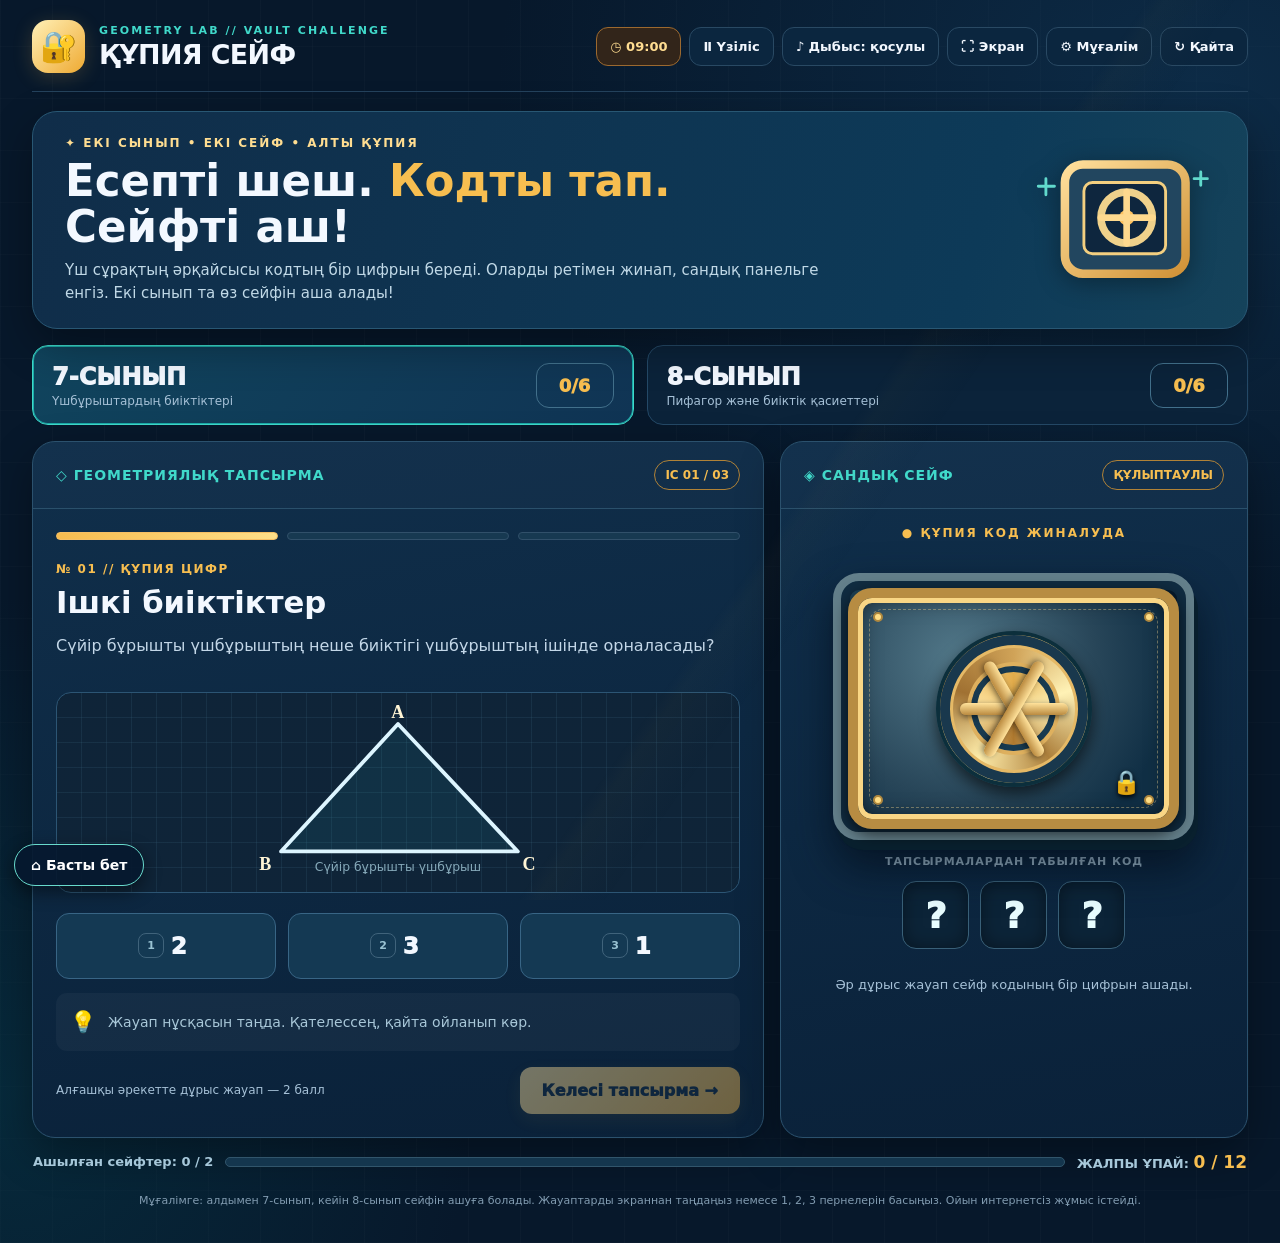
<file: геометрия лабаратория /seif/index.html>
<!doctype html>
<html lang="kk">
<head>
<meta charset="utf-8"><meta name="viewport" content="width=device-width, initial-scale=1"><meta name="theme-color" content="#061423">
<title>Құпия сейф | 7–8 сынып • Геометрия</title>
<style>
:root{--ink:#07182b;--navy:#071a2e;--blue:#103653;--panel:#0d2740;--panel2:#0b223a;--gold:#f7be50;--gold2:#ffdd91;--teal:#40d9ca;--text:#f3f8ff;--sub:#a6c1d7;--line:#244967;--bad:#ff7187;--ok:#76edb9;--shadow:0 16px 44px #0005}*{box-sizing:border-box}html{font-family:system-ui,-apple-system,'Segoe UI',Arial,sans-serif;background:#061423;color:var(--text)}body{margin:0;min-height:100vh;background:radial-gradient(ellipse 65% 50% at 94% 7%,#13416677,transparent 85%),radial-gradient(ellipse 45% 50% at 1% 88%,#063e4e77,transparent 80%),repeating-linear-gradient(90deg,#ffffff05 0px,#ffffff05 1px,transparent 1px,transparent 52px),repeating-linear-gradient(0deg,#ffffff04 0px,#ffffff04 1px,transparent 1px,transparent 52px),#07182b}body:before{content:"";position:fixed;pointer-events:none;inset:0;background:linear-gradient(125deg,transparent 0 60%,#d3a05406 61%,transparent 65%)}button{font:inherit;color:inherit;cursor:pointer}button:focus-visible{outline:3px solid var(--gold);outline-offset:3px}button:disabled{opacity:.43;cursor:not-allowed}.container{max-width:1560px;margin:auto;padding:20px clamp(15px,2.5vw,38px) 28px}.top{display:flex;gap:15px;align-items:center;justify-content:space-between;padding-bottom:18px;border-bottom:1px solid #24425d;flex-wrap:wrap}.brand{display:flex;gap:14px;align-items:center}.mark{width:53px;height:53px;border-radius:16px;background:linear-gradient(135deg,#fff0b7,#efaa32);display:grid;place-items:center;color:#163049;font-size:30px;box-shadow:0 4px 20px #ffc04d2d}.overline{font-size:11px;font-weight:900;color:var(--teal);letter-spacing:2.1px}.brand h1{font-size:clamp(20px,2.1vw,30px);letter-spacing:-.6px;margin:3px 0 0;line-height:1.08}.toolbar{display:flex;gap:8px;align-items:center;flex-wrap:wrap}.bbtn{border:1px solid #294963;background:#0b263f;padding:11px 13px;border-radius:12px;font-weight:750;font-size:13px;transition:.18s}.bbtn:hover{border-color:#58aab3;background:#143653}.time{color:var(--gold2);background:#32251a;border-color:#9c692f;font-variant-numeric:tabular-nums}.time.expired{color:#ff758b;border-color:#c34c67}.headline{position:relative;overflow:hidden;background:linear-gradient(105deg,#102d49,#0d3a58 77%,#15435b);border:1px solid #285773;box-shadow:var(--shadow);border-radius:25px;margin:19px 0 16px;padding:24px 32px;display:flex;gap:20px;align-items:center;justify-content:space-between}.headline h2{font-size:clamp(28px,3.4vw,48px);line-height:1.05;margin:9px 0}.headline h2 em{color:var(--gold);font-style:normal}.headline p{margin:0;max-width:780px;line-height:1.5;color:#c1d9e7;font-size:15px}.headline .tag{font-size:12px;letter-spacing:2px;color:var(--gold2);font-weight:900}.hero-svg{width:190px;height:130px;flex-shrink:0;filter:drop-shadow(0 5px 12px #0005)}.grade-row{display:grid;grid-template-columns:1fr 1fr;gap:13px;margin-bottom:16px}.grade{border:1px solid #244967;border-radius:16px;padding:14px 19px;display:flex;justify-content:space-between;align-items:center;text-align:left;background:#0b233a;gap:10px;min-height:80px;transition:.18s}.grade:hover{border-color:var(--teal);transform:translateY(-1px)}.grade.active{background:linear-gradient(125deg,#10445d,#103454);border-color:var(--teal);box-shadow:inset 0 0 0 1px #1baba8}.grade-title{font-size:24px;font-weight:950}.grade-desc{font-size:12px;color:var(--sub);margin-top:3px}.grade .pill{padding:11px 14px;border:1px solid #42708b;border-radius:13px;min-width:78px;text-align:center;font-weight:950;color:var(--gold);font-size:18px}.game{display:grid;grid-template-columns:minmax(0,1.22fr) minmax(350px,.78fr);gap:16px;align-items:stretch}.panel{background:linear-gradient(170deg,#102f4b,#0a2139);border:1px solid #2b516d;border-radius:23px;overflow:hidden;box-shadow:var(--shadow)}.panel-head{display:flex;align-items:center;justify-content:space-between;gap:10px;padding:18px 23px;border-bottom:1px solid #2a506b;background:#ffffff03}.panel-head strong{font-size:14px;letter-spacing:1px;color:var(--teal)}.panel-head .small{color:var(--gold);font-size:12px;font-weight:800;border:1px solid #b08237;border-radius:99px;padding:7px 10px}.question-body{padding:23px}.breadcrumbs{display:flex;gap:9px}.step{flex:1;height:8px;background:#173951;border-radius:99px;overflow:hidden;border:1px solid #31506a}.step.on{background:linear-gradient(90deg,#f7bc4f,#ffdf88);border-color:#f6bf65}.step.done{background:linear-gradient(90deg,#25cbbf,#65eace);border-color:#40d9ca}.case-tag{font-size:12px;letter-spacing:1.5px;color:var(--gold);font-weight:900;margin:22px 0 8px}.qtitle{font-size:clamp(23px,2.4vw,33px);line-height:1.22;margin:0 0 12px}.qdesc{font-size:16px;color:#c3d7e8;line-height:1.5;margin:0 0 14px;min-height:44px}.diagram{background:linear-gradient(#ffffff05,#ffffff05),repeating-linear-gradient(0deg,transparent 0 24px,#3c69852e 24px 25px),repeating-linear-gradient(90deg,transparent 0 24px,#3c69852e 24px 25px),#0a2034;border:1px solid #2c5574;border-radius:15px;min-height:165px;display:flex;align-items:center;justify-content:center;padding:12px;margin-bottom:20px}.diagram svg{width:100%;height:175px;max-width:470px;overflow:visible}.diagram .edge{fill:#2b9baf1c;stroke:#ddf5ff;stroke-width:4;stroke-linejoin:round}.diagram .inside{stroke:var(--teal);stroke-width:3}.diagram .name{font-size:19px;font-weight:900;fill:#fff5d5;font-family:Georgia,serif}.diagram .length{font-size:21px;font-weight:900;fill:#ffd47d;font-family:system-ui}.diagram .rangle{fill:none;stroke:#fcd16e;stroke-width:3}.answers{display:grid;grid-template-columns:repeat(3,minmax(0,1fr));gap:12px}.choice{background:#143953;border:1px solid #386585;border-radius:13px;padding:15px 6px;display:flex;align-items:center;justify-content:center;min-height:66px;gap:7px;font-weight:950;font-size:23px;transition:.15s}.choice span{font-size:11px;color:#9ac3d3;font-weight:800;border:1px solid #40637b;padding:5px 8px;border-radius:8px;align-self:center}.choice:hover{border-color:#f7c262;background:#204960;transform:translateY(-2px)}.choice.correct{border-color:var(--ok);background:#155748;color:#d8ffe9}.choice.wrong{border-color:var(--bad);background:#5e2637;color:#ffe3e6;animation:wiggle .35s}.feedback{min-height:58px;padding:12px 14px;border-radius:11px;margin-top:14px;background:#ffffff09;color:#a8c7d8;display:flex;align-items:center;gap:12px;line-height:1.45;font-size:14px}.feedback.good{background:#1f6a473d;color:#b3ffda}.feedback.bad{background:#8d334a36;color:#ffbbc8}.feedback .symbol{font-size:21px}.footactions{display:flex;align-items:center;justify-content:space-between;gap:10px;margin-top:16px}.primary{background:linear-gradient(135deg,#ffe4a0,#f3b74a);border:0;color:#162e45;border-radius:12px;padding:14px 22px;font-weight:950;font-size:16px;box-shadow:0 6px 20px #f3b74a28}.primary:hover{filter:brightness(1.08)}.secondary{border:1px solid #38627d;background:#123750;border-radius:12px;padding:13px 18px;font-weight:800;font-size:14px}.secondary:hover{background:#21516a}.tip{color:var(--sub);font-size:12px}.vault-wrap{padding:17px 20px 22px;display:flex;flex-direction:column;align-items:center;gap:13px}.vault-status{font-size:12px;color:var(--gold);font-weight:850;letter-spacing:2px;text-align:center}.vault{position:relative;width:min(100%,395px);height:292px;perspective:950px;flex-shrink:0;filter:drop-shadow(0 18px 21px #010c18a8)}.vault-body{position:absolute;inset:20px 17px 5px;background:linear-gradient(140deg,#2d627e 0%,#09263d 36%,#0a2136 88%);border:8px solid #637f8a;border-radius:26px;box-shadow:inset 0 0 0 9px #102c41,inset 0 0 28px #000a,4px 10px 0 #09202e}.vault-interior{position:absolute;inset:49px 47px 31px;background:radial-gradient(circle at 50%,#4a8e75 0%,#133b38 39%,#071520 90%);border-radius:18px;display:grid;place-items:center;color:#d2ffe6;text-align:center;box-shadow:inset 0 0 40px #000e}.vault-interior .trophy{font-size:58px;filter:drop-shadow(0 0 15px #bffabc65)}.vault-interior small{display:block;font-weight:900}.door{position:absolute;inset:35px 32px 16px;border-radius:24px;border:10px solid #b78c42;background:radial-gradient(circle at 32% 28%,#527889,#284659 52%,#102f45 82%);box-shadow:inset 0 0 0 5px #f9d685,inset 0 0 22px #0009,0 5px 16px #000a;transform-origin:4% 50%;transition:transform 1.6s cubic-bezier(.21,.66,.14,1.04);backface-visibility:hidden;z-index:2;display:grid;place-items:center}.vault.open .door{transform:rotateY(-110deg)}.door:before{content:"";position:absolute;inset:11px;border-radius:14px;border:1px dashed #ddc48670;pointer-events:none}.rivet{position:absolute;width:10px;height:10px;border-radius:50%;border:2px solid #ae873e;background:#ffde85}.rivet:nth-child(1){left:15px;top:14px}.rivet:nth-child(2){right:15px;top:14px}.rivet:nth-child(3){left:15px;bottom:14px}.rivet:nth-child(4){right:15px;bottom:14px}.dial{height:156px;width:156px;border-radius:50%;background:conic-gradient(#d0a358,#fff2b6,#ad803c,#ffedaa,#a07132,#d0a358);border:4px solid #0c2f3c;box-shadow:inset 0 0 0 10px #19384d,inset 0 0 0 13px #e5b966,0 7px 16px #0009;display:grid;place-items:center;transition:transform 1.5s}.vault.open .dial{transform:rotate(360deg)}.dial::before{content:"";width:73px;height:73px;border-radius:50%;background:conic-gradient(#e2ac4b,#fff0b3,#af792f,#ffe5a1,#e2ac4b);border:6px solid #183a50;box-shadow:0 0 0 4px #deb05e}.spoke{position:absolute;width:108px;height:12px;background:linear-gradient(#ffe29b,#bb8b40);border-radius:9px;box-shadow:0 2px 6px #0008}.spoke.s2{transform:rotate(60deg)}.spoke.s3{transform:rotate(120deg)}.lock-icon{position:absolute;bottom:23px;right:28px;font-size:23px;text-shadow:0 2px 5px #000}.digits{display:flex;gap:11px;justify-content:center;width:100%}.digit{border-radius:14px;width:67px;height:68px;background:#0c2438;border:1px solid #396078;color:#e8fdff;display:flex;align-items:center;justify-content:center;font-size:36px;font-weight:950;font-variant-numeric:tabular-nums;box-shadow:inset 0 0 18px #0006}.digit.revealed{border-color:#f4c56d;color:#ffe398;background:linear-gradient(150deg,#4b412a,#253b40);box-shadow:0 0 18px #f5bb3f28,inset 0 0 15px #e9b6511a;animation:pop .3s}.digit.filled{border-color:#54b3b0;color:#a4fff1}.digits-label{font-size:11px;letter-spacing:1px;color:#a8c5d8;margin-top:-3px;font-weight:900}.vault-info{font-size:13px;color:var(--sub);text-align:center;max-width:400px;line-height:1.5}.keypad{width:100%;max-width:298px;margin-top:2px}.keypad-display{display:flex;justify-content:center;gap:7px;margin-bottom:11px}.entered{width:43px;height:43px;border:1px solid #487089;border-radius:11px;background:#0b1d2b;text-align:center;line-height:41px;font-size:27px;font-weight:900;color:var(--gold)}.keygrid{display:grid;grid-template-columns:repeat(3,1fr);gap:8px}.key{background:linear-gradient(150deg,#1a4660,#10324a);border:1px solid #45748c;border-bottom:3px solid #092031;border-radius:10px;min-height:46px;font-size:22px;font-weight:900}.key:hover{border-color:#e7bb67;background:#255b72}.key.action{font-size:17px;color:#b9d6e3}.key.unlock{background:linear-gradient(135deg,#ffe2a0,#f2b348);color:#163145;font-size:15px;border-color:#e0b458}.keypad-help{margin:5px auto 0;color:#a8c8d8;font-size:12px;text-align:center}.keypad.err{animation:wiggle .4s}.result{width:100%;border:1px solid #3b957d;border-radius:16px;background:#114b4133;padding:17px;text-align:center}.result h3{font-size:25px;color:#a9ffe1;margin:6px}.result p{color:#bed4df;font-size:13px}.result .star{font-size:35px}.scorebar{display:flex;align-items:center;justify-content:space-between;gap:12px;padding:14px 1px;color:#a7c8da;font-size:13px;font-weight:800}.meter{height:10px;border-radius:99px;background:#14364e;flex:1;overflow:hidden;border:1px solid #31556b}.meter>div{height:100%;background:linear-gradient(90deg,#38cdbc,#fed278);transition:width .5s}.scorebar b{color:var(--gold);font-size:17px}.footer{font-size:11px;color:#829cb1;text-align:center;padding:8px 0}.modal{position:fixed;inset:0;background:#030d19c9;display:grid;place-items:center;z-index:30;padding:15px;backdrop-filter:blur(6px)}.modal[hidden]{display:none}.modal-card{border-radius:23px;background:#102a44;border:1px solid #558198;max-width:700px;width:100%;padding:27px;box-shadow:0 30px 80px #0009;max-height:90vh;overflow:auto}.modal-card h2{margin-top:0}.modal-card p{color:#bdd8e6;line-height:1.5}.answer-list{display:grid;grid-template-columns:1fr 1fr;gap:13px}.answer-card{background:#071e32;border:1px solid #34556c;padding:15px;border-radius:13px}.answer-card h3{color:#ffe0a0;margin:0 0 10px}.answer-card ol{padding-left:22px;line-height:1.8;font-size:13px}.modal-actions{display:flex;justify-content:flex-end;margin-top:16px}.sparkles{position:fixed;inset:0;pointer-events:none;z-index:20;overflow:hidden}.confetti{position:absolute;width:11px;height:17px;top:-25px;background:var(--gold);animation:fall 3s linear forwards;transform:rotate(10deg)}.toast{position:fixed;bottom:25px;left:50%;transform:translate(-50%,35px);opacity:0;transition:.22s;z-index:25;background:#1b4d64;border:1px solid #68c5ca;border-radius:12px;padding:13px 20px;font-size:15px;font-weight:850;pointer-events:none;text-align:center;box-shadow:0 10px 25px #0007;max-width:min(90vw,600px)}.toast.show{transform:translate(-50%,0);opacity:1}.show-on-finish{display:none}.game.completed .show-on-finish{display:block}.shine{position:relative;overflow:hidden}.shine:after{content:"";position:absolute;inset:-30%;transform:translateX(-160%) rotate(25deg);width:25%;background:linear-gradient(90deg,transparent,#fff5,transparent);animation:shine 4s infinite}@keyframes fall{to{transform:translateY(115vh) rotate(880deg);opacity:.4}}@keyframes wiggle{0%,100%{transform:translateX(0)}25%{transform:translateX(8px)}75%{transform:translateX(-8px)}}@keyframes pop{0%{transform:scale(.8)}75%{transform:scale(1.11)}100%{transform:scale(1)}}@keyframes shine{0%,70%{transform:translateX(-160%) rotate(25deg)}90%,100%{transform:translateX(550%) rotate(25deg)}}@media(max-width:1020px){.game{grid-template-columns:1fr}.vault{height:270px}.panel-head{padding:15px 20px}.headline{padding:21px 24px}}@media(max-width:700px){.container{padding:11px}.toolbar{gap:5px}.toolbar .bbtn{font-size:12px;padding:9px}.hero-svg{display:none}.headline{border-radius:15px;margin:13px 0;padding:18px}.headline h2{font-size:27px}.headline p{font-size:13px}.grade{padding:10px;min-height:70px;border-radius:11px}.grade-title{font-size:18px}.grade-desc{font-size:10px}.grade .pill{min-width:51px;font-size:14px;padding:9px}.game{gap:12px}.panel{border-radius:16px}.question-body{padding:16px}.qtitle{font-size:23px}.qdesc{font-size:14px}.answers{gap:6px}.choice{min-height:60px;font-size:21px;display:flex;flex-direction:column;gap:4px}.diagram{min-height:120px}.diagram svg{height:140px}.vault-wrap{gap:9px}.vault{height:251px}.answer-list{grid-template-columns:1fr}.footactions{flex-wrap:wrap}.scorebar{font-size:11px}}@media(prefers-reduced-motion:reduce){*,*:before,*:after{animation-duration:.01ms!important;transition-duration:.01ms!important}}
</style>
</head>
<body><div class="container">
<header class="top"><div class="brand"><div class="mark" aria-hidden="true">🔐</div><div><div class="overline">GEOMETRY LAB // VAULT CHALLENGE</div><h1>ҚҰПИЯ СЕЙФ</h1></div></div><nav class="toolbar" aria-label="Ойын басқару"><button id="timer" class="bbtn time" title="Қалған уақыт">◷ 09:00</button><button id="pauseBtn" class="bbtn">Ⅱ Үзіліс</button><button id="soundBtn" class="bbtn">♪ Дыбыс: қосулы</button><button id="fullBtn" class="bbtn">⛶ Экран</button><button id="teacherBtn" class="bbtn">⚙ Мұғалім</button><button id="resetBtn" class="bbtn">↻ Қайта</button></nav></header>
<section class="headline"><div><div class="tag">✦ ЕКІ СЫНЫП • ЕКІ СЕЙФ • АЛТЫ ҚҰПИЯ</div><h2>Есепті шеш. <em>Кодты тап.</em><br>Сейфті аш!</h2><p>Үш сұрақтың әрқайсысы кодтың бір цифрын береді. Оларды ретімен жинап, сандық панельге енгіз. Екі сынып та өз сейфін аша алады!</p></div><svg class="hero-svg" viewBox="0 0 200 135" aria-hidden="true"><defs><linearGradient id="hGold" x2="1" y2="1"><stop stop-color="#ffdf9b"/><stop offset="1" stop-color="#d09237"/></linearGradient></defs><rect x="42" y="9" width="127" height="115" rx="19" fill="#22465f" stroke="url(#hGold)" stroke-width="9"/><rect x="62" y="28" width="86" height="75" rx="9" fill="#0e263e" stroke="#f3cf80" stroke-width="3"/><circle cx="107" cy="65" r="27" fill="none" stroke="#efd18b" stroke-width="8"/><circle cx="107" cy="65" r="8" fill="#ffc360"/><path d="M107 38v54M80 65h54" stroke="#fed98e" stroke-width="7" stroke-linecap="round"/><path d="M14 32h17M22 24v17M178 24h14M185 17v14" stroke="#61d9cc" stroke-width="3" stroke-linecap="round"/></svg></section>
<section class="grade-row" aria-label="Сыныптар"><button class="grade active" data-grade="7"><span><div class="grade-title">7-СЫНЫП</div><div class="grade-desc">Үшбұрыштардың биіктіктері</div></span><span class="pill" id="score7">0/6</span></button><button class="grade" data-grade="8"><span><div class="grade-title">8-СЫНЫП</div><div class="grade-desc">Пифагор және биіктік қасиеттері</div></span><span class="pill" id="score8">0/6</span></button></section>
<main class="game" id="game">
<section class="panel"><div class="panel-head"><strong>◇ ГЕОМЕТРИЯЛЫҚ ТАПСЫРМА</strong><span class="small" id="caseCount">ІС 01 / 03</span></div><div class="question-body"><div class="breadcrumbs" id="progress" aria-label="Тапсырмалар"></div><div id="questionView"><div class="case-tag" id="caseTag">№ 01 // ҚҰПИЯ ЦИФР</div><h2 class="qtitle" id="questionTitle"></h2><p class="qdesc" id="questionDescription"></p><div class="diagram" id="diagram"></div><div class="answers" id="answers"></div><div class="feedback" id="feedback" role="status" aria-live="polite"><span class="symbol">💡</span><span>Дұрыс жауапты таңда. Қажет болса, сызбаны қарап ойлан.</span></div><div class="footactions"><span class="tip" id="hintTip">Бірінші дұрыс жауап — 2 балл</span><button id="nextBtn" class="primary" disabled>Келесі тапсырма →</button></div></div><div id="finishedView" hidden><div class="case-tag">БАРЛЫҚ ҮШ ТАПСЫРМА ОРЫНДАЛДЫ</div><h2 class="qtitle">Кодты жинадың! 🔑</h2><p class="qdesc">Оң жақтағы сейфтің сандық пернетақтасына үш цифрды ретімен енгіз. «АШУ» батырмасын бас.</p><div class="diagram" style="min-height:210px"><div style="text-align:center"><div style="font-size:55px">🔢</div><div style="font-size:25px;font-weight:900;color:#ffe3a3">САНДЫҚ ҚҰЛЫП</div><div style="color:#acd6df;margin-top:8px">3 цифр · 1 құпия код</div></div></div><button id="returnBtn" class="secondary">← Тапсырмаларды қайта қарау</button></div></div></section>
<aside class="panel"><div class="panel-head"><strong>◈ САНДЫҚ СЕЙФ</strong><span class="small" id="lockLabel">ҚҰЛЫПТАУЛЫ</span></div><div class="vault-wrap"><div class="vault-status" id="vaultStatus">● ҚҰПИЯ КОД ЖИНАЛУДА</div><div class="vault" id="vault"><div class="vault-body"></div><div class="vault-interior"><div><div class="trophy">🏆</div><small>СЕЙФ АШЫЛДЫ!</small></div></div><div class="door"><i class="rivet"></i><i class="rivet"></i><i class="rivet"></i><i class="rivet"></i><div class="dial"><span class="spoke s1"></span><span class="spoke s2"></span><span class="spoke s3"></span></div><span class="lock-icon">🔒</span></div></div><div class="digits-label">ТАПСЫРМАЛАРДАН ТАБЫЛҒАН КОД</div><div class="digits" id="digits"><div class="digit">?</div><div class="digit">?</div><div class="digit">?</div></div><p class="vault-info" id="vaultInfo">Әр дұрыс жауап сейф кодының бір цифрын ашады.</p><div class="keypad" id="keypad" hidden><div class="keypad-display" id="keypadDisplay"><div class="entered">_</div><div class="entered">_</div><div class="entered">_</div></div><div class="keygrid" id="keygrid"><button class="key" data-num="1">1</button><button class="key" data-num="2">2</button><button class="key" data-num="3">3</button><button class="key" data-num="4">4</button><button class="key" data-num="5">5</button><button class="key" data-num="6">6</button><button class="key" data-num="7">7</button><button class="key" data-num="8">8</button><button class="key" data-num="9">9</button><button class="key action" id="eraseBtn">⌫</button><button class="key" data-num="0">0</button><button class="key unlock shine" id="unlockBtn">АШУ ↗</button></div><div class="keypad-help">Пернетақтадағы 0–9 сандарын да қолдануға болады</div></div><div class="result" id="result" hidden><div class="star">🏆</div><h3>МИССИЯ ОРЫНДАЛДЫ!</h3><p id="resultMessage"></p><button class="primary" id="otherGrade">Келесі сыныпқа өту →</button></div></div></aside>
</main><div class="scorebar"><span id="globalProgress">Ашылған сейфтер: 0 / 2</span><div class="meter"><div id="progressMeter" style="width:0%"></div></div><span>ЖАЛПЫ ҰПАЙ: <b id="totalScore">0 / 12</b></span></div><footer class="footer">Мұғалімге: алдымен 7-сынып, кейін 8-сынып сейфін ашуға болады. Жауаптарды экраннан таңдаңыз немесе 1, 2, 3 пернелерін басыңыз. Ойын интернетсіз жұмыс істейді.</footer></div>
<div class="sparkles" id="sparkles" aria-hidden="true"></div><div class="toast" id="toast" role="status" aria-live="polite"></div>
<div class="modal" id="modal" hidden><div class="modal-card"><h2>⚙ Мұғалім панелі</h2><p>Жауап кілттері, ойын уақыты және қайта бастау. Оқушыларға көрсетпеу үшін сабақты бастар алдында панельді жабыңыз.</p><div class="answer-list"><div class="answer-card"><h3>7-сынып · Код 321</h3><ol><li>Сүйір бұрышты үшбұрыштың <b>3</b> биіктігі ішінде.</li><li>Доғал бұрышты үшбұрыштың <b>2</b> биіктігі сыртында.</li><li>Тікбұрышты үшбұрыштың <b>1</b> биіктігі ішінде, қалған екеуі катеттермен беттеседі.</li></ol></div><div class="answer-card"><h3>8-сынып · Код 569</h3><ol><li>3² + 4² = 25 → гипотенуза <b>5</b> см.</li><li>CH² = AH·HB = 4·9 = 36 → <b>6</b> см.</li><li>AB = AH + HB = 4 + 5 = <b>9</b> см.</li></ol></div></div><div class="modal-actions"><button class="secondary" id="addMinute">+1 минут қосу</button><button class="primary" id="closeModal" style="margin-left:10px">Жабу ✓</button></div></div></div>
<script>
(()=>{'use strict';
const mkSvg=(body)=>`<svg viewBox="0 0 430 184" role="img" aria-label="Геометриялық сызба">${body}</svg>`;
const acute=mkSvg(`<path class="edge" d="M92 154L215 20L341 154Z"/><text class="name" x="208" y="14">A</text><text class="name" x="69" y="174">B</text><text class="name" x="346" y="174">C</text><text x="215" y="175" fill="#86a9b9" font-size="13" text-anchor="middle">Сүйір бұрышты үшбұрыш</text>`);
const obtuse=mkSvg(`<path class="edge" d="M130 80L63 151L346 151Z"/><text class="name" x="125" y="68">A</text><text class="name" x="42" y="172">B</text><text class="name" x="351" y="172">C</text><text x="218" y="176" fill="#86a9b9" font-size="13" text-anchor="middle">Доғал бұрышты үшбұрыш</text>`);
const right=mkSvg(`<path class="edge" d="M94 24L94 151L338 151Z"/><path class="rangle" d="M94 130H115V151"/><text class="name" x="74" y="22">A</text><text class="name" x="70" y="173">C</text><text class="name" x="343" y="175">B</text><text x="233" y="178" fill="#86a9b9" font-size="13" text-anchor="middle">Тікбұрышты үшбұрыш</text>`);
const triangle345=mkSvg(`<path class="edge" d="M100 25L100 152L306 152Z"/><path class="rangle" d="M100 132H120V152"/><text class="name" x="78" y="24">A</text><text class="name" x="78" y="174">C</text><text class="name" x="313" y="171">B</text><text class="length" x="51" y="95">3</text><text class="length" x="195" y="177">4</text><text class="length" x="221" y="70">?</text>`);
const altitude=(left,right)=>mkSvg(`<path class="edge" d="M94 151L213 25L345 151Z"/><path class="inside" d="M213 25L213 151"/><path class="rangle" d="M213 132H232V151"/><text class="name" x="205" y="15">C</text><text class="name" x="78" y="174">A</text><text class="name" x="351" y="174">B</text><text class="name" x="203" y="174">H</text><text class="length" x="135" y="174">${left}</text><text class="length" x="263" y="174">${right}</text><text class="length" x="230" y="88">?</text>`);
const tasks={7:[{title:'Ішкі биіктіктер',desc:'Сүйір бұрышты үшбұрыштың неше биіктігі үшбұрыштың ішінде орналасады?',svg:acute,options:[2,3,1],correct:3,reason:'Дұрыс! Сүйір бұрышты үшбұрыштың барлық үш биіктігі ішінде орналасады.'},{title:'Сырттағы биіктіктер',desc:'Доғал бұрышты үшбұрыштың неше биіктігі үшбұрыштың сыртында орналасады?',svg:obtuse,options:[1,3,2],correct:2,reason:'Дұрыс! Доғал бұрышты үшбұрыштың екі биіктігі сыртында, біреуі ішінде орналасады.'},{title:'Тікбұрыш құпиясы',desc:'Тікбұрышты үшбұрыштың неше биіктігі үшбұрыштың ішінде орналасады? (Қалғандары катеттермен беттеседі.)',svg:right,options:[1,2,3],correct:1,reason:'Дұрыс! Бір биіктік ішінде, ал екі биіктік катеттердің бойында жатады.'}],8:[{title:'Пифагор есебі',desc:'Тікбұрышты үшбұрыштың катеттері 3 см және 4 см. Гипотенузасы неше сантиметр?',svg:triangle345,options:[5,7,6],correct:5,reason:'Дұрыс! c² = 3² + 4² = 25, сондықтан c = 5 см.'},{title:'Жасырын биіктік',desc:'Гипотенузаға түсірілген CH биіктігі оны AH = 4 см және HB = 9 см кесінділеріне бөлді. CH-ты тап.',svg:altitude('4 см','9 см'),options:[13,6,9],correct:6,reason:'Дұрыс! CH² = AH × HB = 4 × 9 = 36, CH = 6 см.'},{title:'Гипотенуза ұзындығы',desc:'Гипотенуза AH = 4 см және HB = 5 см кесінділеріне бөлінген. AB неше сантиметр?',svg:altitude('4 см','5 см'),options:[9,20,5],correct:9,reason:'Дұрыс! AB = AH + HB = 4 + 5 = 9 см.'}]};
const state={grade:7,index:0,answers:{7:[null,null,null],8:[null,null,null]},attempts:{7:[0,0,0],8:[0,0,0]},points:{7:[0,0,0],8:[0,0,0]},codes:{7:'321',8:'569'},entered:{7:'',8:''},opened:{7:false,8:false},reviewing:{7:false,8:false},remaining:540,clockStarted:false,paused:false,sound:true};
const $=id=>document.getElementById(id);let toastTimeout=null,timerHandle=null,audioCtx=null;
function beep(kind='good'){if(!state.sound)return;try{audioCtx=audioCtx||new (window.AudioContext||window.webkitAudioContext)();const osc=audioCtx.createOscillator(),gain=audioCtx.createGain();osc.type=kind==='good'?'sine':'triangle';osc.frequency.setValueAtTime(kind==='good'?690:250,audioCtx.currentTime);if(kind==='good')osc.frequency.exponentialRampToValueAtTime(1050,audioCtx.currentTime+.13);gain.gain.setValueAtTime(.07,audioCtx.currentTime);gain.gain.exponentialRampToValueAtTime(.001,audioCtx.currentTime+.22);osc.connect(gain);gain.connect(audioCtx.destination);osc.start();osc.stop(audioCtx.currentTime+.22)}catch(_){}}
function toast(msg){const el=$('toast');el.textContent=msg;el.classList.add('show');clearTimeout(toastTimeout);toastTimeout=setTimeout(()=>el.classList.remove('show'),2800)}
function formatTime(s){return`${String(Math.floor(s/60)).padStart(2,'0')}:${String(s%60).padStart(2,'0')}`}
function updateTimer(){$('timer').textContent=`◷ ${formatTime(state.remaining)}`;$('timer').classList.toggle('expired',state.remaining<=0)}
function startClock(){if(state.clockStarted)return;state.clockStarted=true;timerHandle=setInterval(()=>{if(state.paused||state.remaining===0)return;state.remaining--;updateTimer();if(state.remaining===0){beep('bad');toast('Уақыт аяқталды! Мұғалім панелінен +1 минут қосуға болады.')}},1000)}
function total(){return[7,8].reduce((sum,g)=>sum+state.points[g].reduce((s,v)=>s+v,0),0)}
function allAnswered(g){return state.answers[g].every(x=>x!==null)}
function render(){const g=state.grade,idx=state.index,t=tasks[g][idx],answered=state.answers[g][idx]!==null;document.querySelectorAll('.grade').forEach(b=>b.classList.toggle('active',Number(b.dataset.grade)===g));[7,8].forEach(n=>{$('score'+n).textContent=`${state.points[n].reduce((s,v)=>s+v,0)}/6${state.opened[n]?' ✓':''}`});$('caseCount').textContent=`ІС ${String(idx+1).padStart(2,'0')} / 03`;
$('progress').innerHTML=tasks[g].map((_,i)=>`<div class="step ${state.answers[g][i]!==null?'done':i===idx?'on':''}" title="Іс ${i+1}"></div>`).join('');
$('questionView').hidden=allAnswered(g)&&!state.reviewing[g];$('finishedView').hidden=!allAnswered(g)||state.reviewing[g];if(state.opened[g]){$('finishedView').querySelector('.qtitle').textContent='Сейф ашылды! 🏆';$('finishedView').querySelector('.qdesc').textContent='Жарайсыңдар! Барлық геометриялық тапсырма орындалды, құпия код дұрыс енгізілді.'}else{$('finishedView').querySelector('.qtitle').textContent='Кодты жинадың! 🔑';$('finishedView').querySelector('.qdesc').textContent='Оң жақтағы сейфтің сандық пернетақтасына үш цифрды ретімен енгіз. «АШУ» батырмасын бас.'}
$('caseTag').textContent=`№ 0${idx+1} // ҚҰПИЯ ЦИФР`; $('questionTitle').textContent=t.title;$('questionDescription').textContent=t.desc;$('diagram').innerHTML=t.svg;$('answers').innerHTML='';t.options.forEach((v,i)=>{const b=document.createElement('button');b.className='choice';b.innerHTML=`<span>${i+1}</span>${v} <small style="font-size:13px">${g===8?'см':''}</small>`;b.disabled=answered||state.opened[g];if(answered&&v===t.correct)b.classList.add('correct');b.addEventListener('click',()=>answer(i));$('answers').appendChild(b)});$('feedback').className=`feedback${answered?' good':''}`;$('feedback').innerHTML=answered?`<span class="symbol">✅</span><span>${t.reason}</span>`:`<span class="symbol">💡</span><span>Жауап нұсқасын таңда. Қателессең, қайта ойланып көр.</span>`;$('nextBtn').disabled=!answered;$('nextBtn').textContent=idx===2?'Сейф кодына өту →':'Келесі тапсырма →';$('hintTip').textContent=answered?`Осы іс: ${state.points[g][idx]} / 2 балл`:'Алғашқы әрекетте дұрыс жауап — 2 балл';$('vault').classList.toggle('open',state.opened[g]);$('lockLabel').textContent=state.opened[g]?'СЕЙФ АШЫЛДЫ':allAnswered(g)?'КОДТЫ ЕНГІЗ':'ҚҰЛЫПТАУЛЫ';$('vaultStatus').textContent=state.opened[g]?'✦ МИССИЯ ОРЫНДАЛДЫ':allAnswered(g)?'⌨ КОДТЫ ЕНГІЗІҢІЗ':'● ҚҰПИЯ КОД ЖИНАЛУДА';$('digits').innerHTML=state.answers[g].map(v=>`<div class="digit ${v!==null?'revealed':''}">${v??'?'}</div>`).join('');$('vaultInfo').textContent=state.opened[g]?'Сейф сәтті ашылды! Келесі сыныптың тапсырмаларын орындаңыз.':allAnswered(g)?'Жиналған үш цифрды дәл осы ретпен теріп, құлыпты ашыңыз.':'Әр дұрыс жауап сейф кодының бір цифрын ашады.';$('keypad').hidden=!allAnswered(g)||state.opened[g];$('result').hidden=!state.opened[g];$('resultMessage').textContent=`${g}-сынып: ${state.points[g].reduce((s,v)=>s+v,0)} / 6 балл. ${state.opened[7]&&state.opened[8]?'Екі сейф те ашылды!':'Екінші сыныптың сейфін де ашуға болады.'}`;$('otherGrade').textContent=state.opened[g===7?8:7]?'Ойын қорытындысы ✓':`${g===7?8:7}-сыныпқа өту →`;$('globalProgress').textContent=`Ашылған сейфтер: ${Number(state.opened[7])+Number(state.opened[8])} / 2`;$('totalScore').textContent=`${total()} / 12`;$('progressMeter').style.width=`${(state.answers[7].filter(x=>x!==null).length+state.answers[8].filter(x=>x!==null).length)/6*100}%`;renderEntered()}
function answer(i){if(state.paused){toast('Ойын үзілісте тұр. Үзілісті аяқтаңыз.');return}startClock();const g=state.grade,idx=state.index,t=tasks[g][idx];if(state.answers[g][idx]!==null)return;state.attempts[g][idx]++;const value=t.options[i];const b=$('answers').children[i];if(value!==t.correct){beep('bad');b.classList.add('wrong');$('feedback').className='feedback bad';$('feedback').innerHTML='<span class="symbol">🔎</span><span>Әлі дұрыс емес. Қасиетті қайта еске түсіріп көр!</span>';setTimeout(()=>b.classList.remove('wrong'),650);return}state.answers[g][idx]=value;state.points[g][idx]=state.attempts[g][idx]===1?2:1;beep('good');render();toast(`Дұрыс! Кодтың ${idx+1}-цифры: ${value} • +${state.points[g][idx]} балл`)}
function next(){if(state.paused)return;if(state.answers[state.grade][state.index]===null)return;if(state.index<2){state.index++;render()}else{state.reviewing[state.grade]=false;render();toast('Барлық цифр табылды. Сейфтің кодын теріңіз.')}}
function renderEntered(){const arr=state.entered[state.grade].split('');$('keypadDisplay').innerHTML=[0,1,2].map(i=>`<div class="entered">${arr[i]??'_'}</div>`).join('')}
function enterNum(n){if(state.paused||!allAnswered(state.grade)||state.opened[state.grade])return;startClock();const g=state.grade;if(state.entered[g].length>=3)return;state.entered[g]+=String(n);beep('good');renderEntered()}
function erase(){if(state.paused)return;const g=state.grade;state.entered[g]=state.entered[g].slice(0,-1);renderEntered()}
function openVault(){const g=state.grade;if(state.paused||!allAnswered(g)||state.opened[g])return;if(state.entered[g].length!==3){beep('bad');toast('Үш цифрды толық енгізіңіз.');return}if(state.entered[g]!==state.codes[g]){beep('bad');$('keypad').classList.add('err');toast('Код сәйкес емес. Цифрлардың ретін тексер!');setTimeout(()=>$('keypad').classList.remove('err'),550);state.entered[g]='';renderEntered();return}state.opened[g]=true;beep('good');render();confetti();toast(`🎉 ${g}-сынып сейфі ашылды! Миссия орындалды!`);if(state.opened[7]&&state.opened[8])setTimeout(()=>toast('🏆 Керемет! Екі сынып та барлық құпияны ашты!'),2600)}
function confetti(){const el=$('sparkles');el.innerHTML='';const colors=['#fbc568','#6ee8d3','#ffdca3','#5ba5ee','#ffffff'];for(let i=0;i<85;i++){const d=document.createElement('i');d.className='confetti';d.style.left=(Math.random()*100)+'%';d.style.background=colors[i%colors.length];d.style.animationDelay=(Math.random()*.8)+'s';d.style.animationDuration=(2+Math.random()*2)+'s';d.style.transform=`rotate(${Math.random()*360}deg)`;el.appendChild(d)}setTimeout(()=>el.innerHTML='',4500)}
function changeGrade(g){state.grade=g;state.reviewing[g]=false;state.index=0;if(!allAnswered(g)){const first=state.answers[g].findIndex(v=>v===null);state.index=first>=0?first:0}render()}
function reset(){if(!confirm('Ойын нәтижелерін тазалап, екі сейфті қайтадан жабу керек пе?'))return;for(const g of [7,8]){state.answers[g]=[null,null,null];state.attempts[g]=[0,0,0];state.points[g]=[0,0,0];state.entered[g]='';state.opened[g]=false;state.reviewing[g]=false}state.grade=7;state.index=0;state.remaining=540;state.paused=false;state.clockStarted=false;clearInterval(timerHandle);$('pauseBtn').textContent='Ⅱ Үзіліс';updateTimer();render();toast('Жаңа ойын басталды!')}
function togglePause(){state.paused=!state.paused;$('pauseBtn').textContent=state.paused?'▶ Жалғастыру':'Ⅱ Үзіліс';toast(state.paused?'Уақыт тоқтатылды.':'Ойын жалғасты.')}
$('nextBtn').addEventListener('click',next);$('returnBtn').addEventListener('click',()=>{state.index=0;state.reviewing[state.grade]=true;render()});// Answered questions can be reviewed by cycling with the next button
$('otherGrade').addEventListener('click',()=>changeGrade(state.grade===7?8:7));document.querySelectorAll('.grade').forEach(b=>b.addEventListener('click',()=>changeGrade(Number(b.dataset.grade))));document.querySelectorAll('.key[data-num]').forEach(b=>b.addEventListener('click',()=>enterNum(b.dataset.num)));$('eraseBtn').addEventListener('click',erase);$('unlockBtn').addEventListener('click',openVault);$('resetBtn').addEventListener('click',reset);$('pauseBtn').addEventListener('click',togglePause);$('timer').addEventListener('click',()=>toast('Ойын уақыты — 9 минут. +1 минут қосу мұғалім панелінде.'));$('teacherBtn').addEventListener('click',()=>{$('modal').hidden=false});$('closeModal').addEventListener('click',()=>{$('modal').hidden=true});$('modal').addEventListener('click',e=>{if(e.target===$('modal'))$('modal').hidden=true});$('addMinute').addEventListener('click',()=>{state.remaining+=60;updateTimer();toast('Уақытқа 1 минут қосылды.')});$('soundBtn').addEventListener('click',()=>{state.sound=!state.sound;$('soundBtn').textContent=state.sound?'♪ Дыбыс: қосулы':'♪ Дыбыс: өшірулі';if(state.sound)beep('good')});$('fullBtn').addEventListener('click',()=>{if(!document.fullscreenElement){document.documentElement.requestFullscreen?.().catch(()=>toast('Браузерде F11 басыңыз.'))}else document.exitFullscreen?.()});document.addEventListener('keydown',e=>{if(!$('modal').hidden){if(e.key==='Escape')$('modal').hidden=true;return}if(e.target.closest('button')&&e.key==='Enter')return;if(state.paused)return;if(allAnswered(state.grade)){if(/^\d$/.test(e.key)){enterNum(e.key)}else if(e.key==='Backspace'){e.preventDefault();erase()}else if(e.key==='Enter')openVault();return}if(['1','2','3'].includes(e.key))answer(Number(e.key)-1);if(e.key==='Enter'&&state.answers[state.grade][state.index]!==null)next()});updateTimer();render();
})();
</script>
<a href="../index.html" aria-label="Басты бетке оралу" style="position:fixed;bottom:14px;left:14px;z-index:9999;background:#06192fe8;border:1px solid #68dacc;border-radius:999px;color:#fff;text-decoration:none;font:700 14px system-ui,sans-serif;padding:12px 16px;box-shadow:0 6px 18px #0007;">⌂ Басты бет</a>
</body></html>
</file>
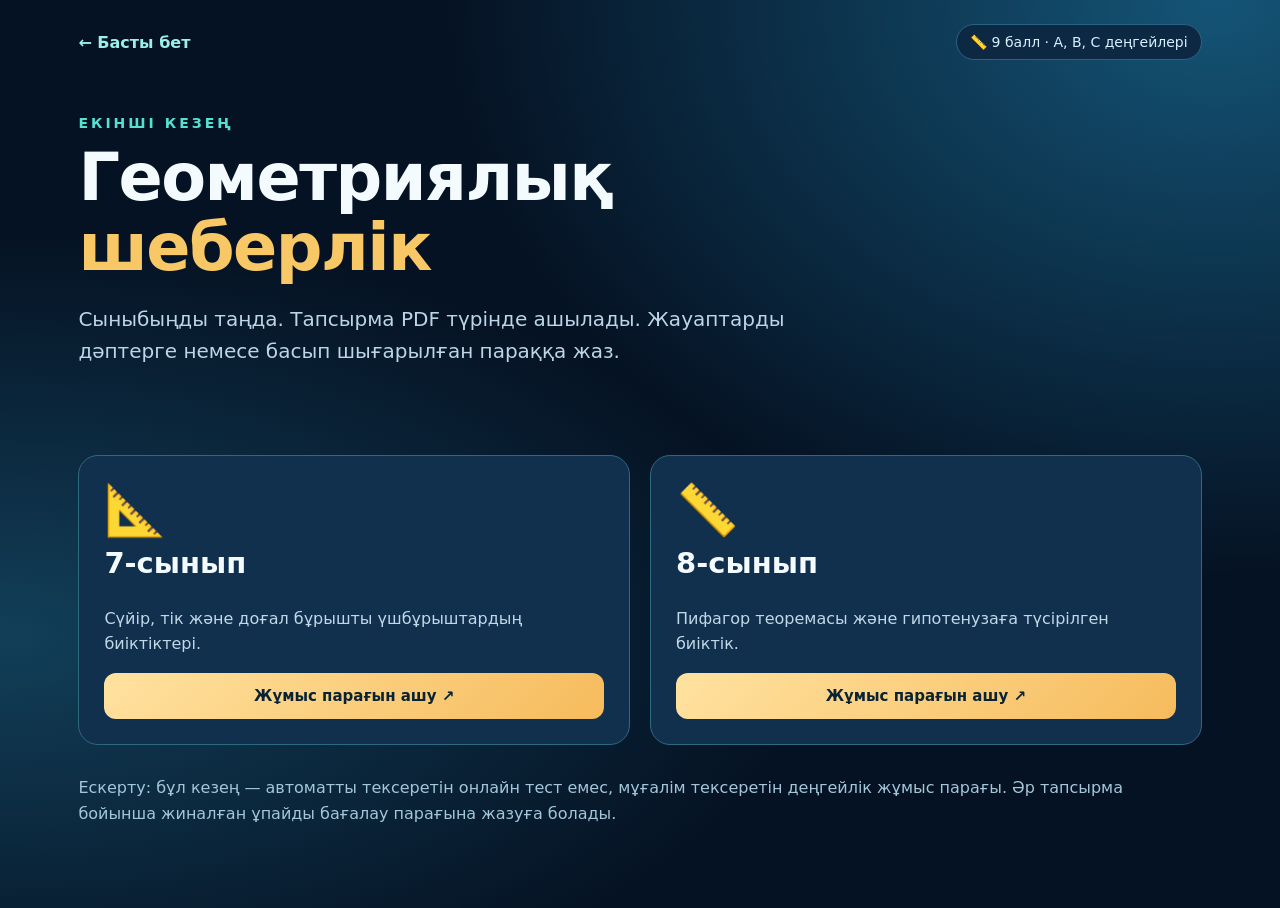
<file: геометрия лабаратория /sheberlik/index.html>
<!doctype html><html lang="kk"><head><meta charset="utf-8"><meta name="viewport" content="width=device-width,initial-scale=1"><title>Геометриялық шеберлік | Geometria LAB</title><link rel="stylesheet" href="../assets/style.css"><style>.choices{display:grid;grid-template-columns:1fr 1fr;gap:20px;margin:30px 0}.choice{background:#10304e;border:1px solid #2e6a7e;border-radius:20px;padding:25px;display:flex;flex-direction:column;min-height:225px}.choice h2{font-size:29px;margin:7px 0 10px}.choice p{line-height:1.6;color:#c1d8e8}.choice .cta{margin-top:auto}.back{text-decoration:none;font-weight:800;color:#9bf0e7}.note{color:#a4c6da;line-height:1.65}@media(max-width:700px){.choices{grid-template-columns:1fr}}</style></head><body><main class="shell"><header><a href="../index.html" class="back">← Басты бет</a><div class="tag">📏 9 балл · А, В, С деңгейлері</div></header><section class="hero"><div class="eyebrow">Екінші кезең</div><h1>Геометриялық <span class="gold">шеберлік</span></h1><p>Сыныбыңды таңда. Тапсырма PDF түрінде ашылады. Жауаптарды дәптерге немесе басып шығарылған параққа жаз.</p></section><div class="choices"><div class="choice"><div style="font-size:50px">📐</div><h2>7-сынып</h2><p>Сүйір, тік және доғал бұрышты үшбұрыштардың биіктіктері.</p><a class="cta" href="7-synyp.pdf" target="_blank" rel="noopener">Жұмыс парағын ашу ↗</a></div><div class="choice"><div style="font-size:50px">📏</div><h2>8-сынып</h2><p>Пифагор теоремасы және гипотенузаға түсірілген биіктік.</p><a class="cta" href="8-synyp.pdf" target="_blank" rel="noopener">Жұмыс парағын ашу ↗</a></div></div><p class="note">Ескерту: бұл кезең — автоматты тексеретін онлайн тест емес, мұғалім тексеретін деңгейлік жұмыс парағы. Әр тапсырма бойынша жиналған ұпайды бағалау парағына жазуға болады.</p></main></body></html>
</file>
<file: геометрия лабаратория /assets/style.css>
:root { color-scheme: dark; --bg:#051223;--card:#0d2542;--line:#1e5475;--muted:#9fbfd1;--text:#f4fbff;--gold:#f8c866;--teal:#55e1cf; }
*{box-sizing:border-box} html{scroll-behavior:smooth} body{margin:0;color:var(--text);font-family:system-ui,-apple-system,"Segoe UI",Arial,sans-serif;background:radial-gradient(ellipse at 95% 0,#145476 0,transparent 45%),radial-gradient(ellipse at 0 70%,#123f59 0,transparent 45%),var(--bg);min-height:100vh} 
a{color:inherit} a:focus-visible,button:focus-visible{outline:3px solid #ffe49b;outline-offset:4px} button{font:inherit;cursor:pointer} .shell{max-width:1200px;margin:auto;padding:24px clamp(16px,3vw,48px) 64px} header{display:flex;justify-content:space-between;align-items:center;gap:15px;flex-wrap:wrap} .brand{font-weight:900;letter-spacing:.6px;color:var(--gold);font-size:25px}.tag{border:1px solid #2a6484;background:#0d2843;border-radius:100px;padding:9px 13px;color:#d7efff;font-size:14px} .hero{padding:55px 0 38px;position:relative} .eyebrow{color:var(--teal);text-transform:uppercase;letter-spacing:3px;font-size:14px;font-weight:900}h1{font-size:clamp(38px,5.1vw,72px);line-height:1.07;margin:12px 0 18px;max-width:820px;letter-spacing:-1.5px} .hero p{color:#bcd5e7;font-size:clamp(16px,2vw,20px);line-height:1.6;max-width:730px}.gold{color:var(--gold)} .hero-tile{position:absolute;right:5%;top:35px;font-size:clamp(70px,12vw,170px);filter:drop-shadow(0 16px 18px #0006);transform:rotate(-8deg);opacity:.6;pointer-events:none}.grid{display:grid;grid-template-columns:repeat(2,minmax(0,1fr));gap:20px} .card{background:linear-gradient(155deg,#123656,#09213a);border:1px solid #28617a;border-radius:22px;overflow:hidden;box-shadow:0 16px 25px #0003;display:flex;flex-direction:column;min-height:335px;transition:transform .2s,border .2s}.card:hover{transform:translateY(-3px);border-color:#64dacc}.card-inner{padding:23px 26px 24px;display:flex;flex-direction:column;flex:1}.card-top{display:flex;align-items:center;justify-content:space-between}.emoji{font-size:60px;filter:drop-shadow(0 7px 13px #0006)} .points{font-size:13px;border:1px solid #997538;background:#413314;border-radius:12px;color:#ffe4a3;padding:7px 10px;font-weight:800}.card h2{font-size:clamp(22px,3vw,30px);margin:15px 0 7px}.card p{line-height:1.55;color:#b6d0e0;font-size:15px;margin:0 0 18px}.meta{margin-top:auto;color:#7ed9d1;font-size:13px;font-weight:700;margin-bottom:16px}.cta{display:inline-flex;align-items:center;justify-content:center;gap:9px;color:#092334;background:linear-gradient(135deg,#ffe2a0,#f6bb5c);text-decoration:none;border:0;border-radius:12px;padding:14px 16px;font-weight:900;font-size:15px}.cta:hover{filter:brightness(1.1)} .secondary{display:inline-flex;background:#153c59;border:1px solid #35728c;color:#e9fbff;padding:12px 16px;border-radius:10px;text-decoration:none;font-weight:750} .foot{margin-top:34px;border-top:1px solid #1c4a61;padding-top:24px;color:#9ab8cc;font-size:14px;line-height:1.6} .score{margin:14px 0 0;font-weight:800;color:#ffd983} @media(max-width:720px){.grid{grid-template-columns:1fr}.hero-tile{display:none}.hero{padding-top:34px}.card{min-height:285px}}
</file>
